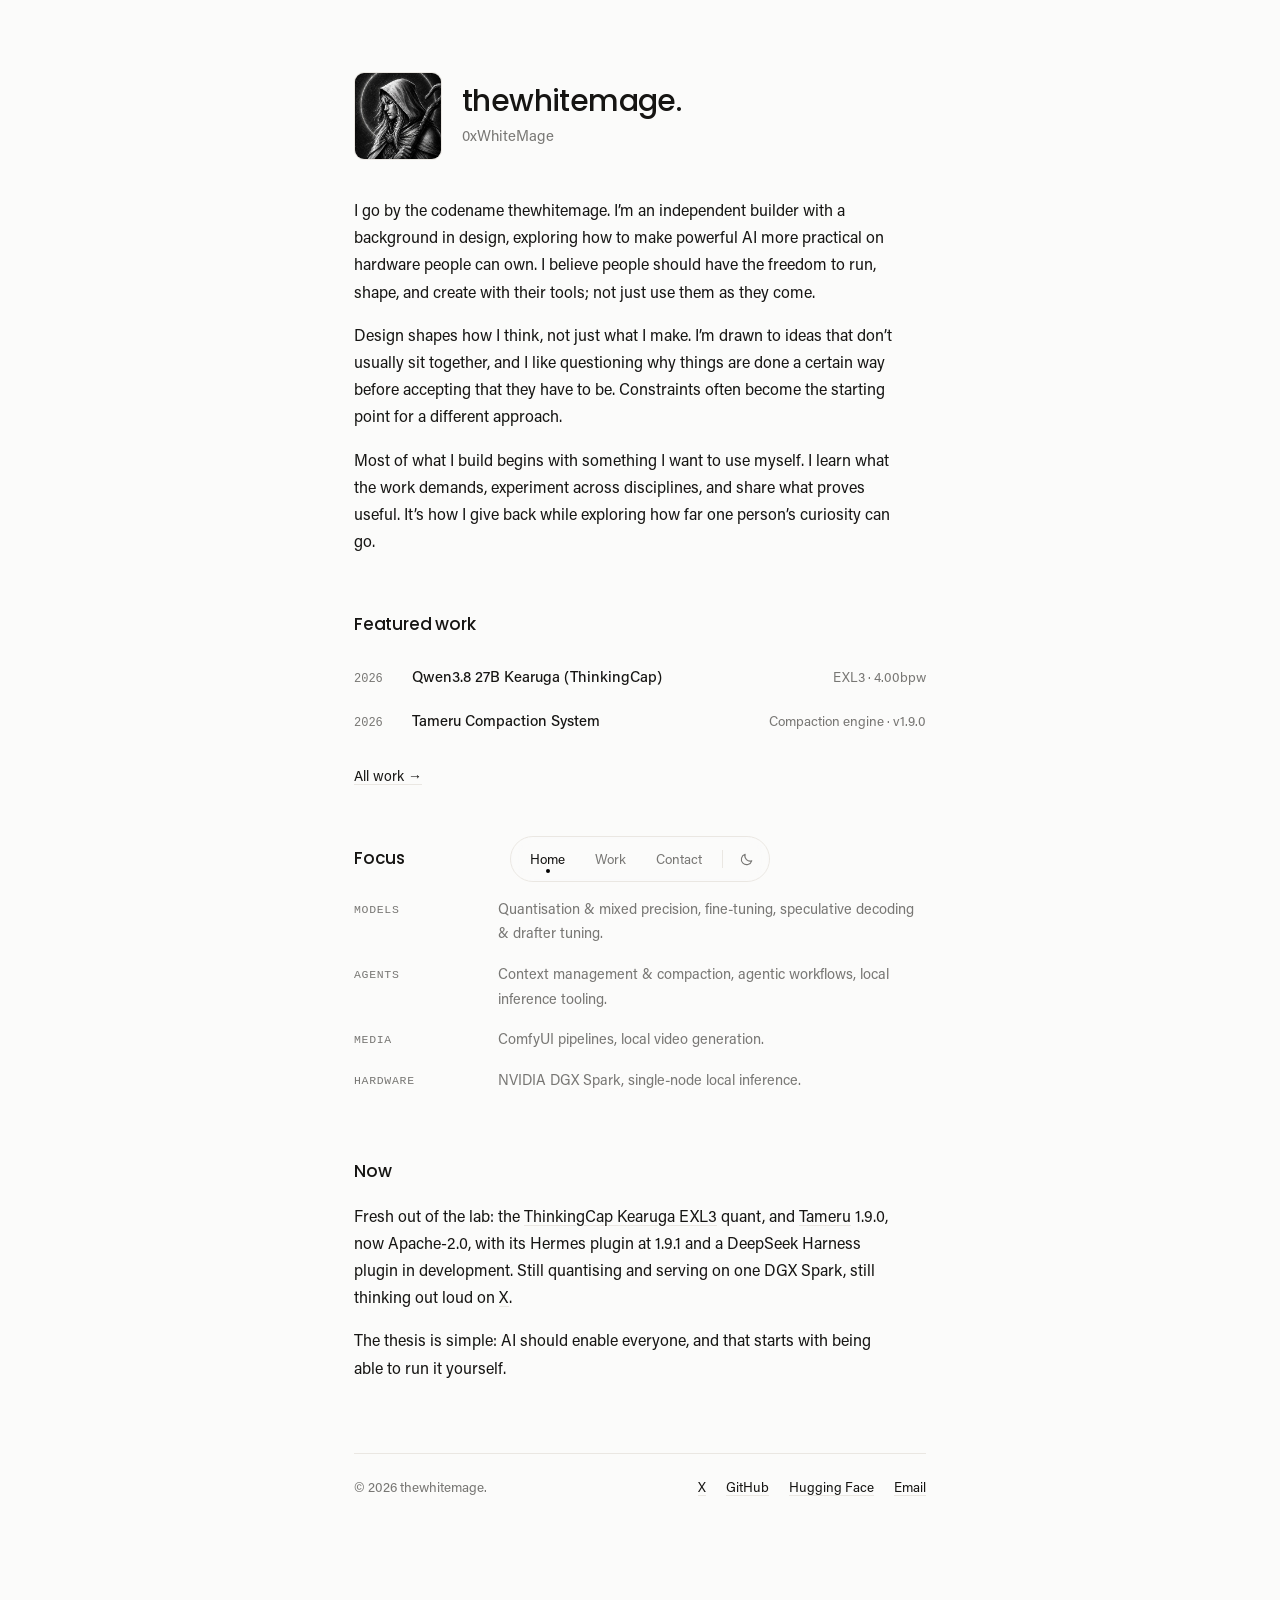
<file: index.html>
<!DOCTYPE html>
<html lang="en">
<head>
  <meta charset="utf-8">
  <meta name="viewport" content="width=device-width, initial-scale=1">
  <title>thewhitemage.</title>
  <meta name="description" content="thewhitemage. · local AI built for a single DGX Spark, released for the community. Quants, context engineering and agent tooling.">
  <meta property="og:title" content="thewhitemage.">
  <meta property="og:description" content="Local AI built for a single DGX Spark, released for the community. Quants, context engineering and agent tooling.">
  <meta property="og:type" content="website">
  <link rel="icon" type="image/x-icon" href="assets/favicon.ico">
  <script>
    (function () {
      var t = localStorage.getItem('theme');
      if (!t) t = window.matchMedia('(prefers-color-scheme: dark)').matches ? 'dark' : 'light';
      document.documentElement.dataset.theme = t;
    })();
  </script>
  <link rel="stylesheet" href="assets/css/style.css">
</head>
<body>
<a class="skip-link" href="#main">Skip to content</a>

<main id="main" class="wrap">

  <header class="head">
    <img class="portrait" src="assets/images/white-mage.jpg" alt="thewhitemage. avatar" width="88" height="88">
    <div>
      <h1>thewhitemage.</h1>
      <p class="role">0xWhiteMage</p>
    </div>
  </header>

  <div class="bio">
    <p class="reveal">I go by the codename thewhitemage. I’m an independent builder with a background in design, exploring how to make powerful AI more practical on hardware people can own. I believe people should have the freedom to run, shape, and create with their tools; not just use them as they come.</p>
    <p class="reveal">Design shapes how I think, not just what I make. I’m drawn to ideas that don’t usually sit together, and I like questioning why things are done a certain way before accepting that they have to be. Constraints often become the starting point for a different approach.</p>
    <p class="reveal">Most of what I build begins with something I want to use myself. I learn what the work demands, experiment across disciplines, and share what proves useful. It’s how I give back while exploring how far one person’s curiosity can go.</p>
  </div>

  <section class="section">
    <h2 class="reveal">Featured work</h2>
    <ul class="rows">
      <li class="reveal">
        <a class="row-link" href="work/thinkingcap-kearuga-exl3.html">
          <span class="row-year">2026</span>
          <span class="row-name">Qwen3.8 27B Kearuga (ThinkingCap)<span class="row-arrow">&rarr;</span></span>
          <span class="row-meta">EXL3 &middot; 4.00bpw</span>
        </a>
      </li>
      <li class="reveal">
        <a class="row-link" href="work/tameru-compaction-system.html">
          <span class="row-year">2026</span>
          <span class="row-name">Tameru Compaction System<span class="row-arrow">&rarr;</span></span>
          <span class="row-meta">Compaction engine &middot; v1.9.0</span>
        </a>
      </li>
    </ul>
    <p class="note reveal"><a class="text-link" href="work.html">All work &rarr;</a></p>
  </section>

  <section class="section">
    <h2 class="reveal">Focus</h2>
    <div class="kv reveal">
      <span class="kv-key">Models</span>
      <span class="kv-val">Quantisation &amp; mixed precision, fine-tuning, speculative decoding &amp; drafter tuning.</span>
    </div>
    <div class="kv reveal">
      <span class="kv-key">Agents</span>
      <span class="kv-val">Context management &amp; compaction, agentic workflows, local inference tooling.</span>
    </div>
    <div class="kv reveal">
      <span class="kv-key">Media</span>
      <span class="kv-val">ComfyUI pipelines, local video generation.</span>
    </div>
    <div class="kv reveal">
      <span class="kv-key">Hardware</span>
      <span class="kv-val">NVIDIA DGX Spark, single-node local inference.</span>
    </div>
  </section>

  <section class="section">
    <h2 class="reveal">Now</h2>
    <div class="bio">
      <p class="reveal">Fresh out of the lab: the <a class="text-link" href="work/thinkingcap-kearuga-exl3.html">ThinkingCap Kearuga EXL3</a> quant, and <a class="text-link" href="work/tameru-compaction-system.html">Tameru</a> 1.9.0, now Apache-2.0, with its Hermes plugin at 1.9.1 and a DeepSeek Harness plugin in development. Still quantising and serving on one DGX Spark, still thinking out loud on <a class="text-link" href="https://x.com/0xWhiteMage" target="_blank" rel="noopener">X</a>.</p>
      <p class="reveal">The thesis is simple: AI should enable everyone, and that starts with being able to run it yourself.</p>
    </div>
  </section>

  <footer class="footer">
    <span>&copy; <span id="year">2026</span> thewhitemage.</span>
    <nav class="footer-links" aria-label="Footer">
      <a class="text-link" href="https://x.com/0xWhiteMage" target="_blank" rel="noopener">X</a>
      <a class="text-link" href="https://github.com/0xWhiteMage" target="_blank" rel="noopener">GitHub</a>
      <a class="text-link" href="https://huggingface.co/0xWhiteMage" target="_blank" rel="noopener">Hugging Face</a>
      <a class="text-link" href="mailto:hello@benjaminang.tv">Email</a>
    </nav>
  </footer>

</main>

<nav class="dock" aria-label="Primary">
  <a href="index.html" aria-current="page">Home</a>
  <a href="work.html">Work</a>
  <a href="contact.html">Contact</a>
  <span class="dock-sep" aria-hidden="true"></span>
  <button id="themeToggle" type="button" aria-label="Toggle light and dark theme" title="Toggle theme">
    <svg class="icon-moon" viewBox="0 0 24 24" fill="none" stroke="currentColor" stroke-width="1.8" stroke-linecap="round" stroke-linejoin="round" aria-hidden="true">
      <path d="M20.4 14.2A8.5 8.5 0 0 1 9.8 3.6a8.5 8.5 0 1 0 10.6 10.6Z"/>
    </svg>
    <svg class="icon-sun" viewBox="0 0 24 24" fill="none" stroke="currentColor" stroke-width="1.8" stroke-linecap="round" aria-hidden="true">
      <circle cx="12" cy="12" r="4.1"/>
      <line x1="12" y1="2.6" x2="12" y2="4.7"/>
      <line x1="12" y1="19.3" x2="12" y2="21.4"/>
      <line x1="2.6" y1="12" x2="4.7" y2="12"/>
      <line x1="19.3" y1="12" x2="21.4" y2="12"/>
      <line x1="5.4" y1="5.4" x2="6.9" y2="6.9"/>
      <line x1="17.1" y1="17.1" x2="18.6" y2="18.6"/>
      <line x1="5.4" y1="18.6" x2="6.9" y2="17.1"/>
      <line x1="17.1" y1="6.9" x2="18.6" y2="5.4"/>
    </svg>
  </button>
</nav>

<script src="assets/js/site.js"></script>
</body>
</html>
</file>
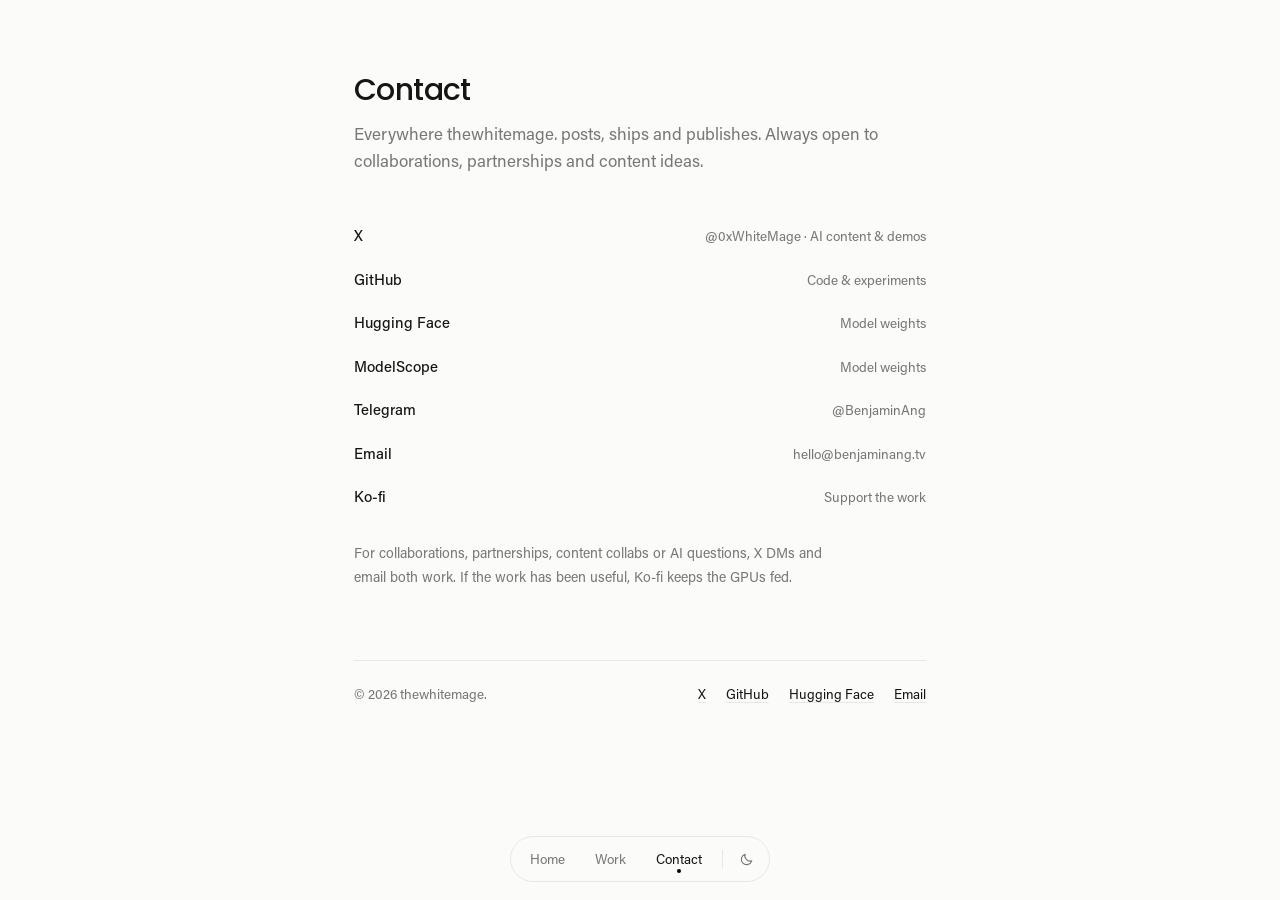
<file: contact.html>
<!DOCTYPE html>
<html lang="en">
<head>
  <meta charset="utf-8">
  <meta name="viewport" content="width=device-width, initial-scale=1">
  <title>Contact · thewhitemage.</title>
  <meta name="description" content="Everywhere thewhitemage. lives: X, GitHub, Hugging Face, ModelScope and email.">
  <meta property="og:title" content="Contact · thewhitemage.">
  <meta property="og:description" content="Everywhere thewhitemage. lives: X, GitHub, Hugging Face, ModelScope and email.">
  <meta property="og:type" content="website">
  <link rel="icon" type="image/x-icon" href="assets/favicon.ico">
  <script>
    (function () {
      var t = localStorage.getItem('theme');
      if (!t) t = window.matchMedia('(prefers-color-scheme: dark)').matches ? 'dark' : 'light';
      document.documentElement.dataset.theme = t;
    })();
  </script>
  <link rel="stylesheet" href="assets/css/style.css">
</head>
<body>
<a class="skip-link" href="#main">Skip to content</a>

<main id="main" class="wrap">

  <header class="page-head">
    <h1 class="reveal">Contact</h1>
    <p class="lede reveal">Everywhere thewhitemage. posts, ships and publishes. Always open to collaborations, partnerships and content ideas.</p>
  </header>

  <section class="section" style="margin-top:0">
    <ul class="rows">
      <li class="reveal">
        <a class="row-link" href="https://x.com/0xWhiteMage" target="_blank" rel="noopener">
          <span class="row-name">X<span class="row-arrow">&nearr;</span></span>
          <span class="row-meta">@0xWhiteMage &middot; AI content &amp; demos</span>
        </a>
      </li>
      <li class="reveal">
        <a class="row-link" href="https://github.com/0xWhiteMage" target="_blank" rel="noopener">
          <span class="row-name">GitHub<span class="row-arrow">&nearr;</span></span>
          <span class="row-meta">Code &amp; experiments</span>
        </a>
      </li>
      <li class="reveal">
        <a class="row-link" href="https://huggingface.co/0xWhiteMage" target="_blank" rel="noopener">
          <span class="row-name">Hugging Face<span class="row-arrow">&nearr;</span></span>
          <span class="row-meta">Model weights</span>
        </a>
      </li>
      <li class="reveal">
        <a class="row-link" href="https://modelscope.ai/organization/WhiteMage" target="_blank" rel="noopener">
          <span class="row-name">ModelScope<span class="row-arrow">&nearr;</span></span>
          <span class="row-meta">Model weights</span>
        </a>
      </li>
      <li class="reveal">
        <a class="row-link" href="https://t.me/BenjaminAng" target="_blank" rel="noopener">
          <span class="row-name">Telegram<span class="row-arrow">&nearr;</span></span>
          <span class="row-meta">@BenjaminAng</span>
        </a>
      </li>
      <li class="reveal">
        <a class="row-link" href="mailto:hello@benjaminang.tv">
          <span class="row-name">Email<span class="row-arrow">&rarr;</span></span>
          <span class="row-meta">hello@benjaminang.tv</span>
        </a>
      </li>
      <li class="reveal">
        <a class="row-link" href="https://ko-fi.com/0xwhitemage" target="_blank" rel="noopener">
          <span class="row-name">Ko-fi<span class="row-arrow">&nearr;</span></span>
          <span class="row-meta">Support the work</span>
        </a>
      </li>
    </ul>
    <p class="note reveal">For collaborations, partnerships, content collabs or AI questions, X DMs and email both work. If the work has been useful, Ko-fi keeps the GPUs fed.</p>
  </section>

  <footer class="footer">
    <span>&copy; <span id="year">2026</span> thewhitemage.</span>
    <nav class="footer-links" aria-label="Footer">
      <a class="text-link" href="https://x.com/0xWhiteMage" target="_blank" rel="noopener">X</a>
      <a class="text-link" href="https://github.com/0xWhiteMage" target="_blank" rel="noopener">GitHub</a>
      <a class="text-link" href="https://huggingface.co/0xWhiteMage" target="_blank" rel="noopener">Hugging Face</a>
      <a class="text-link" href="mailto:hello@benjaminang.tv">Email</a>
    </nav>
  </footer>

</main>

<nav class="dock" aria-label="Primary">
  <a href="index.html">Home</a>
  <a href="work.html">Work</a>
  <a href="contact.html" aria-current="page">Contact</a>
  <span class="dock-sep" aria-hidden="true"></span>
  <button id="themeToggle" type="button" aria-label="Toggle light and dark theme" title="Toggle theme">
    <svg class="icon-moon" viewBox="0 0 24 24" fill="none" stroke="currentColor" stroke-width="1.8" stroke-linecap="round" stroke-linejoin="round" aria-hidden="true">
      <path d="M20.4 14.2A8.5 8.5 0 0 1 9.8 3.6a8.5 8.5 0 1 0 10.6 10.6Z"/>
    </svg>
    <svg class="icon-sun" viewBox="0 0 24 24" fill="none" stroke="currentColor" stroke-width="1.8" stroke-linecap="round" aria-hidden="true">
      <circle cx="12" cy="12" r="4.1"/>
      <line x1="12" y1="2.6" x2="12" y2="4.7"/>
      <line x1="12" y1="19.3" x2="12" y2="21.4"/>
      <line x1="2.6" y1="12" x2="4.7" y2="12"/>
      <line x1="19.3" y1="12" x2="21.4" y2="12"/>
      <line x1="5.4" y1="5.4" x2="6.9" y2="6.9"/>
      <line x1="17.1" y1="17.1" x2="18.6" y2="18.6"/>
      <line x1="5.4" y1="18.6" x2="6.9" y2="17.1"/>
      <line x1="17.1" y1="6.9" x2="18.6" y2="5.4"/>
    </svg>
  </button>
</nav>

<script src="assets/js/site.js"></script>
</body>
</html>
</file>
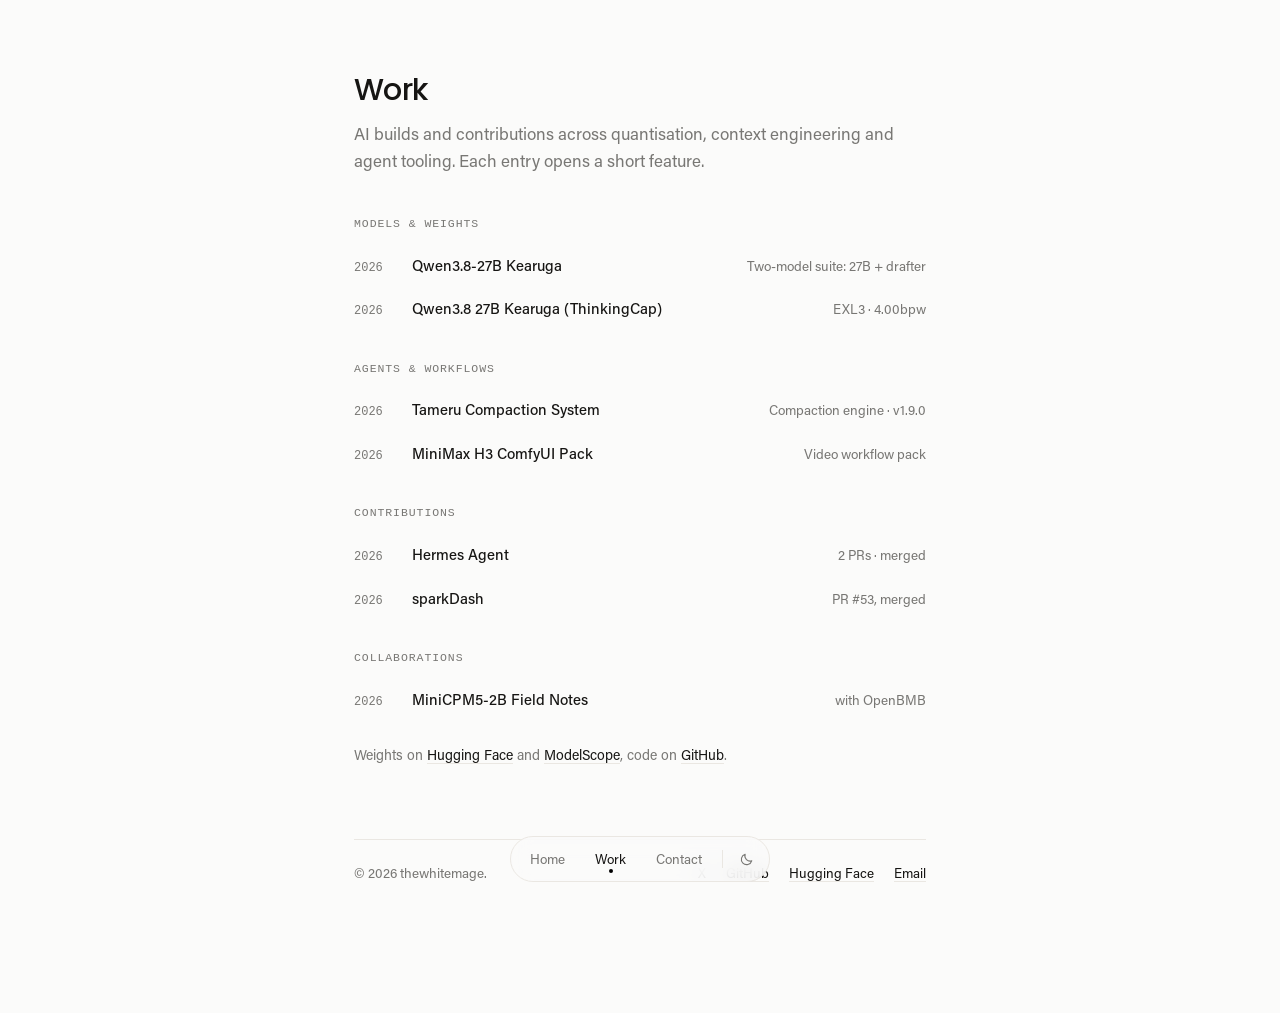
<file: work.html>
<!DOCTYPE html>
<html lang="en">
<head>
  <meta charset="utf-8">
  <meta name="viewport" content="width=device-width, initial-scale=1">
  <title>Work · thewhitemage.</title>
  <meta name="description" content="AI builds and contributions: quantised models, context compaction, agent tooling and local inference. Each entry opens a short feature.">
  <meta property="og:title" content="Work · thewhitemage.">
  <meta property="og:description" content="AI builds and contributions: quantised models, context compaction, agent tooling and local inference.">
  <meta property="og:type" content="website">
  <link rel="icon" type="image/x-icon" href="assets/favicon.ico">
  <script>
    (function () {
      var t = localStorage.getItem('theme');
      if (!t) t = window.matchMedia('(prefers-color-scheme: dark)').matches ? 'dark' : 'light';
      document.documentElement.dataset.theme = t;
    })();
  </script>
  <link rel="stylesheet" href="assets/css/style.css">
</head>
<body>
<a class="skip-link" href="#main">Skip to content</a>

<main id="main" class="wrap">

  <header class="page-head">
    <h1 class="reveal">Work</h1>
    <p class="lede reveal">AI builds and contributions across quantisation, context engineering and agent tooling. Each entry opens a short feature.</p>
  </header>

  <section class="section" style="margin-top:0">
    <h3 class="group-label reveal">Models &amp; weights</h3>
    <ul class="rows">
      <li class="reveal">
        <a class="row-link" href="work/qwen-kearuga-dgx-spark.html">
          <span class="row-year">2026</span>
          <span class="row-name">Qwen3.8-27B Kearuga<span class="row-arrow">&rarr;</span></span>
          <span class="row-meta">Two-model suite: 27B + drafter</span>
        </a>
      </li>
      <li class="reveal">
        <a class="row-link" href="work/thinkingcap-kearuga-exl3.html">
          <span class="row-year">2026</span>
          <span class="row-name">Qwen3.8 27B Kearuga (ThinkingCap)<span class="row-arrow">&rarr;</span></span>
          <span class="row-meta">EXL3 &middot; 4.00bpw</span>
        </a>
      </li>
    </ul>

    <h3 class="group-label reveal">Agents &amp; workflows</h3>
    <ul class="rows">
      <li class="reveal">
        <a class="row-link" href="work/tameru-compaction-system.html">
          <span class="row-year">2026</span>
          <span class="row-name">Tameru Compaction System<span class="row-arrow">&rarr;</span></span>
          <span class="row-meta">Compaction engine &middot; v1.9.0</span>
        </a>
      </li>
      <li class="reveal">
        <a class="row-link" href="work/minimax-h3-comfyui-pack.html">
          <span class="row-year">2026</span>
          <span class="row-name">MiniMax H3 ComfyUI Pack<span class="row-arrow">&rarr;</span></span>
          <span class="row-meta">Video workflow pack</span>
        </a>
      </li>
    </ul>

    <h3 class="group-label reveal">Contributions</h3>
    <ul class="rows">
      <li class="reveal">
        <a class="row-link" href="work/hermes-agent.html">
          <span class="row-year">2026</span>
          <span class="row-name">Hermes Agent<span class="row-arrow">&rarr;</span></span>
          <span class="row-meta">2 PRs &middot; merged</span>
        </a>
      </li>
      <li class="reveal">
        <a class="row-link" href="work/sparkdash.html">
          <span class="row-year">2026</span>
          <span class="row-name">sparkDash<span class="row-arrow">&rarr;</span></span>
          <span class="row-meta">PR #53, merged</span>
        </a>
      </li>
    </ul>

    <h3 class="group-label reveal">Collaborations</h3>
    <ul class="rows">
      <li class="reveal">
        <a class="row-link" href="work/minicpm5-field-notes.html">
          <span class="row-year">2026</span>
          <span class="row-name">MiniCPM5-2B Field Notes<span class="row-arrow">&rarr;</span></span>
          <span class="row-meta">with OpenBMB</span>
        </a>
      </li>
    </ul>

    <p class="note reveal">Weights on <a class="text-link" href="https://huggingface.co/0xWhiteMage" target="_blank" rel="noopener">Hugging Face</a> and <a class="text-link" href="https://modelscope.ai/organization/WhiteMage" target="_blank" rel="noopener">ModelScope</a>, code on <a class="text-link" href="https://github.com/0xWhiteMage" target="_blank" rel="noopener">GitHub</a>.</p>
  </section>

  <footer class="footer">
    <span>&copy; <span id="year">2026</span> thewhitemage.</span>
    <nav class="footer-links" aria-label="Footer">
      <a class="text-link" href="https://x.com/0xWhiteMage" target="_blank" rel="noopener">X</a>
      <a class="text-link" href="https://github.com/0xWhiteMage" target="_blank" rel="noopener">GitHub</a>
      <a class="text-link" href="https://huggingface.co/0xWhiteMage" target="_blank" rel="noopener">Hugging Face</a>
      <a class="text-link" href="mailto:hello@benjaminang.tv">Email</a>
    </nav>
  </footer>

</main>

<nav class="dock" aria-label="Primary">
  <a href="index.html">Home</a>
  <a href="work.html" aria-current="page">Work</a>
  <a href="contact.html">Contact</a>
  <span class="dock-sep" aria-hidden="true"></span>
  <button id="themeToggle" type="button" aria-label="Toggle light and dark theme" title="Toggle theme">
    <svg class="icon-moon" viewBox="0 0 24 24" fill="none" stroke="currentColor" stroke-width="1.8" stroke-linecap="round" stroke-linejoin="round" aria-hidden="true">
      <path d="M20.4 14.2A8.5 8.5 0 0 1 9.8 3.6a8.5 8.5 0 1 0 10.6 10.6Z"/>
    </svg>
    <svg class="icon-sun" viewBox="0 0 24 24" fill="none" stroke="currentColor" stroke-width="1.8" stroke-linecap="round" aria-hidden="true">
      <circle cx="12" cy="12" r="4.1"/>
      <line x1="12" y1="2.6" x2="12" y2="4.7"/>
      <line x1="12" y1="19.3" x2="12" y2="21.4"/>
      <line x1="2.6" y1="12" x2="4.7" y2="12"/>
      <line x1="19.3" y1="12" x2="21.4" y2="12"/>
      <line x1="5.4" y1="5.4" x2="6.9" y2="6.9"/>
      <line x1="17.1" y1="17.1" x2="18.6" y2="18.6"/>
      <line x1="5.4" y1="18.6" x2="6.9" y2="17.1"/>
      <line x1="17.1" y1="6.9" x2="18.6" y2="5.4"/>
    </svg>
  </button>
</nav>

<script src="assets/js/site.js"></script>
</body>
</html>
</file>
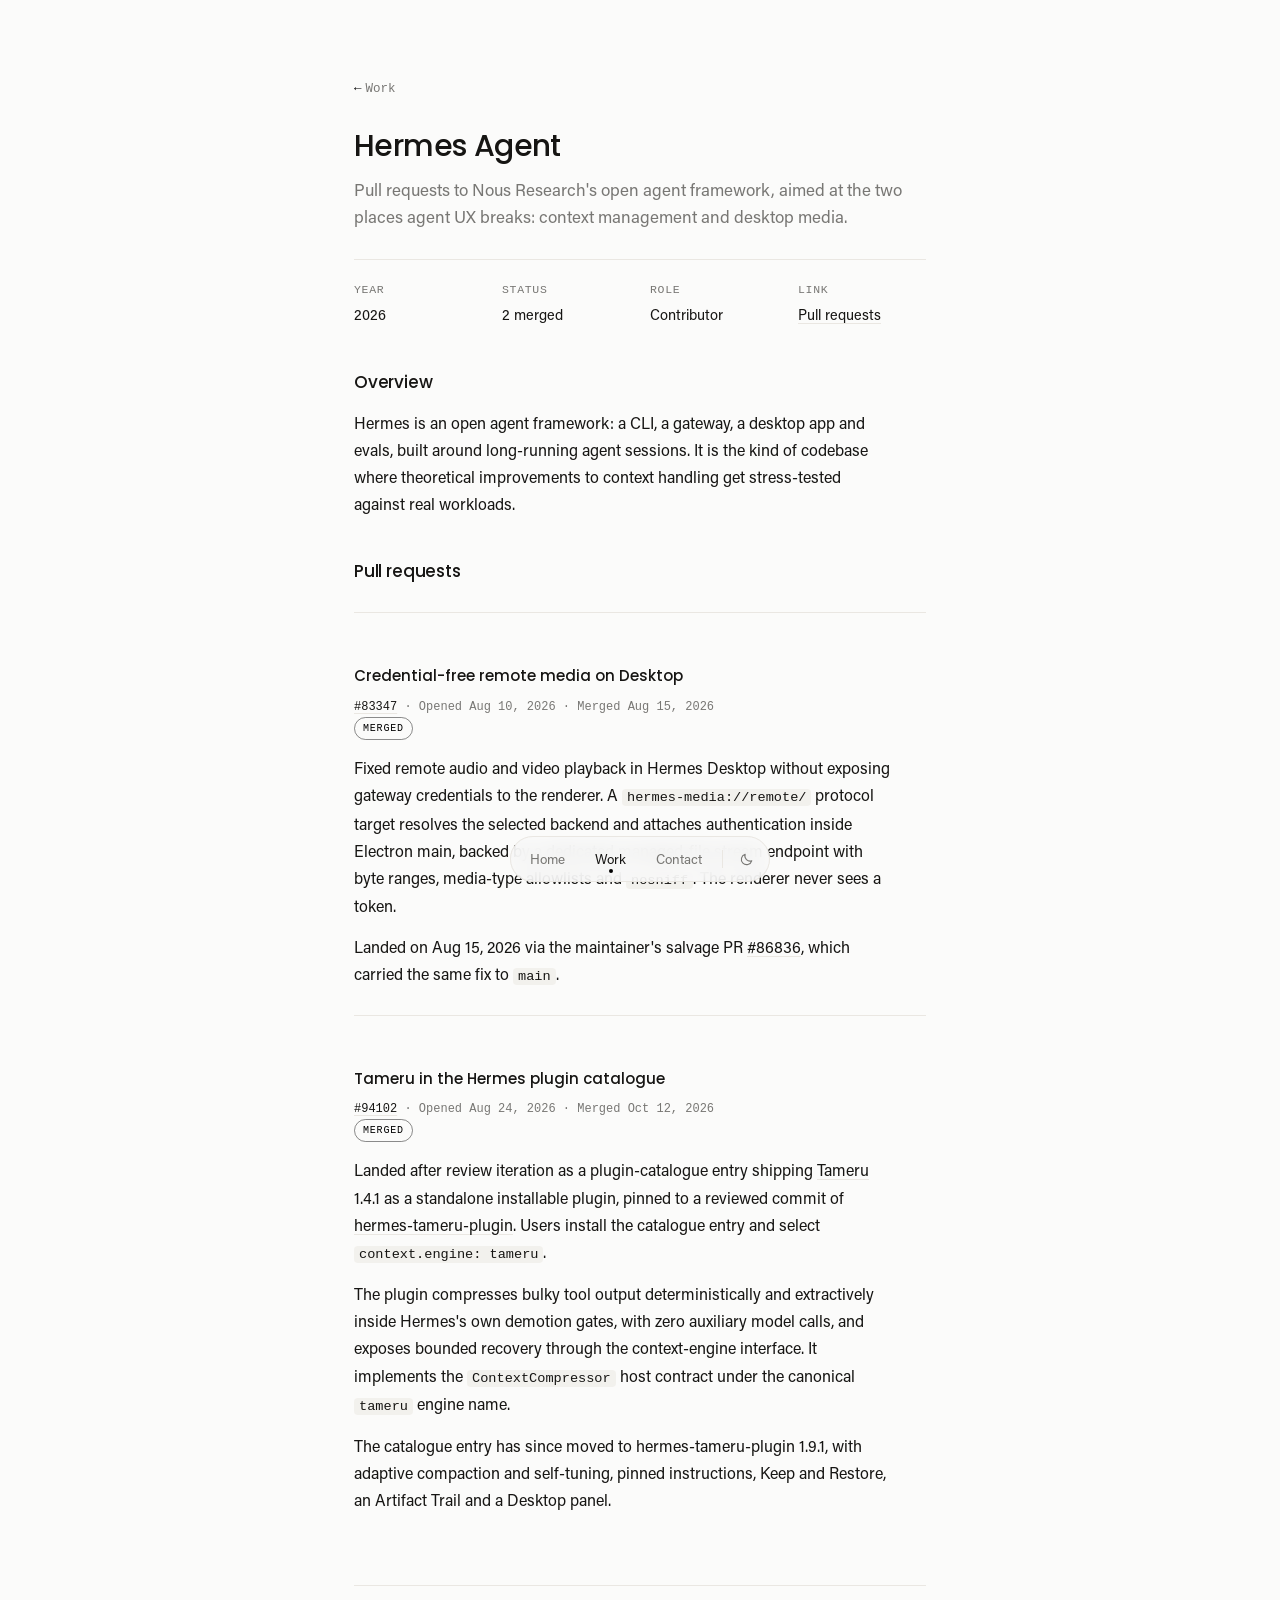
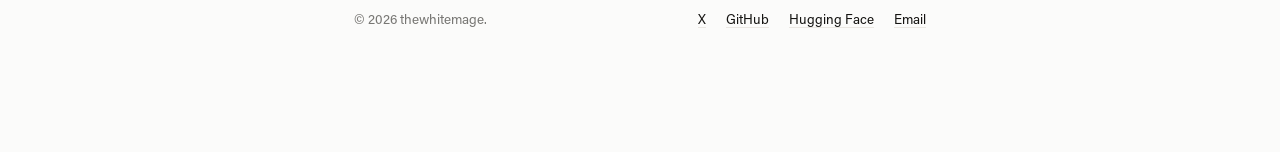
<file: work/hermes-agent.html>
<!DOCTYPE html>
<html lang="en">
<head>
  <meta charset="utf-8">
  <meta name="viewport" content="width=device-width, initial-scale=1">
  <title>Hermes Agent · thewhitemage.</title>
  <meta name="description" content="Pull requests to Nous Research's open agent framework: a deterministic compaction plugin and credential-free remote media on desktop.">
  <link rel="icon" type="image/x-icon" href="../assets/favicon.ico">
  <script>
    (function () {
      var t = localStorage.getItem('theme');
      if (!t) t = window.matchMedia('(prefers-color-scheme: dark)').matches ? 'dark' : 'light';
      document.documentElement.dataset.theme = t;
    })();
  </script>
  <link rel="stylesheet" href="../assets/css/style.css">
</head>
<body>
<a class="skip-link" href="#main">Skip to content</a>

<main id="main" class="wrap">

  <a class="back reveal" href="../work.html"><span class="b-arrow">&larr;</span>Work</a>

  <header class="page-head">
    <h1 class="reveal">Hermes Agent</h1>
    <p class="lede reveal">Pull requests to Nous Research's open agent framework, aimed at the two places agent UX breaks: context management and desktop media.</p>
    <dl class="meta reveal">
      <div><dt>Year</dt><dd>2026</dd></div>
      <div><dt>Status</dt><dd>2 merged</dd></div>
      <div><dt>Role</dt><dd>Contributor</dd></div>
      <div><dt>Link</dt><dd><a class="text-link" href="https://github.com/NousResearch/hermes-agent/pulls?q=is%3Apr+author%3A0xWhiteMage" target="_blank" rel="noopener">Pull requests</a></dd></div>
    </dl>
  </header>

  <div class="article">
    <h2 class="reveal">Overview</h2>
    <p class="reveal">Hermes is an open agent framework: a CLI, a gateway, a desktop app and evals, built around long-running agent sessions. It is the kind of codebase where theoretical improvements to context handling get stress-tested against real workloads.</p>

    <h2 class="reveal">Pull requests</h2>

    <div class="pr reveal">
      <h3>Credential-free remote media on Desktop</h3>
      <p class="pr-line"><a class="text-link" href="https://github.com/NousResearch/hermes-agent/pull/83347" target="_blank" rel="noopener">#83347</a> &middot; Opened Aug 10, 2026 &middot; Merged Aug 15, 2026 &nbsp;<span class="pr-status is-merged">Merged</span></p>
      <p>Fixed remote audio and video playback in Hermes Desktop without exposing gateway credentials to the renderer. A <code>hermes-media://remote/</code> protocol target resolves the selected backend and attaches authentication inside Electron main, backed by a dedicated managed-file stream endpoint with byte ranges, media-type allowlists and <code>nosniff</code>. The renderer never sees a token.</p>
      <p>Landed on Aug 15, 2026 via the maintainer's salvage PR <a class="text-link" href="https://github.com/NousResearch/hermes-agent/pull/86836" target="_blank" rel="noopener">#86836</a>, which carried the same fix to <code>main</code>.</p>
    </div>

    <div class="pr reveal">
      <h3>Tameru in the Hermes plugin catalogue</h3>
      <p class="pr-line"><a class="text-link" href="https://github.com/NousResearch/hermes-agent/pull/94102" target="_blank" rel="noopener">#94102</a> &middot; Opened Aug 24, 2026 &middot; Merged Oct 12, 2026 &nbsp;<span class="pr-status is-merged">Merged</span></p>
      <p>Landed after review iteration as a plugin-catalogue entry shipping <a class="text-link" href="tameru-compaction-system.html">Tameru</a> 1.4.1 as a standalone installable plugin, pinned to a reviewed commit of <a class="text-link" href="https://github.com/0xWhiteMage/hermes-tameru-plugin" target="_blank" rel="noopener">hermes-tameru-plugin</a>. Users install the catalogue entry and select <code>context.engine: tameru</code>.</p>
      <p>The plugin compresses bulky tool output deterministically and extractively inside Hermes's own demotion gates, with zero auxiliary model calls, and exposes bounded recovery through the context-engine interface. It implements the <code>ContextCompressor</code> host contract under the canonical <code>tameru</code> engine name.</p>
      <p>The catalogue entry has since moved to hermes-tameru-plugin 1.9.1, with adaptive compaction and self-tuning, pinned instructions, Keep and Restore, an Artifact Trail and a Desktop panel.</p>
    </div>
  </div>

  <footer class="footer">
    <span>&copy; <span id="year">2026</span> thewhitemage.</span>
    <nav class="footer-links" aria-label="Footer">
      <a class="text-link" href="https://x.com/0xWhiteMage" target="_blank" rel="noopener">X</a>
      <a class="text-link" href="https://github.com/0xWhiteMage" target="_blank" rel="noopener">GitHub</a>
      <a class="text-link" href="https://huggingface.co/0xWhiteMage" target="_blank" rel="noopener">Hugging Face</a>
      <a class="text-link" href="mailto:hello@benjaminang.tv">Email</a>
    </nav>
  </footer>

</main>

<nav class="dock" aria-label="Primary">
  <a href="../index.html">Home</a>
  <a href="../work.html" aria-current="page">Work</a>
  <a href="../contact.html">Contact</a>
  <span class="dock-sep" aria-hidden="true"></span>
  <button id="themeToggle" type="button" aria-label="Toggle light and dark theme" title="Toggle theme">
    <svg class="icon-moon" viewBox="0 0 24 24" fill="none" stroke="currentColor" stroke-width="1.8" stroke-linecap="round" stroke-linejoin="round" aria-hidden="true">
      <path d="M20.4 14.2A8.5 8.5 0 0 1 9.8 3.6a8.5 8.5 0 1 0 10.6 10.6Z"/>
    </svg>
    <svg class="icon-sun" viewBox="0 0 24 24" fill="none" stroke="currentColor" stroke-width="1.8" stroke-linecap="round" aria-hidden="true">
      <circle cx="12" cy="12" r="4.1"/>
      <line x1="12" y1="2.6" x2="12" y2="4.7"/>
      <line x1="12" y1="19.3" x2="12" y2="21.4"/>
      <line x1="2.6" y1="12" x2="4.7" y2="12"/>
      <line x1="19.3" y1="12" x2="21.4" y2="12"/>
      <line x1="5.4" y1="5.4" x2="6.9" y2="6.9"/>
      <line x1="17.1" y1="17.1" x2="18.6" y2="18.6"/>
      <line x1="5.4" y1="18.6" x2="6.9" y2="17.1"/>
      <line x1="17.1" y1="6.9" x2="18.6" y2="5.4"/>
    </svg>
  </button>
</nav>

<script src="../assets/js/site.js"></script>
</body>
</html>
</file>
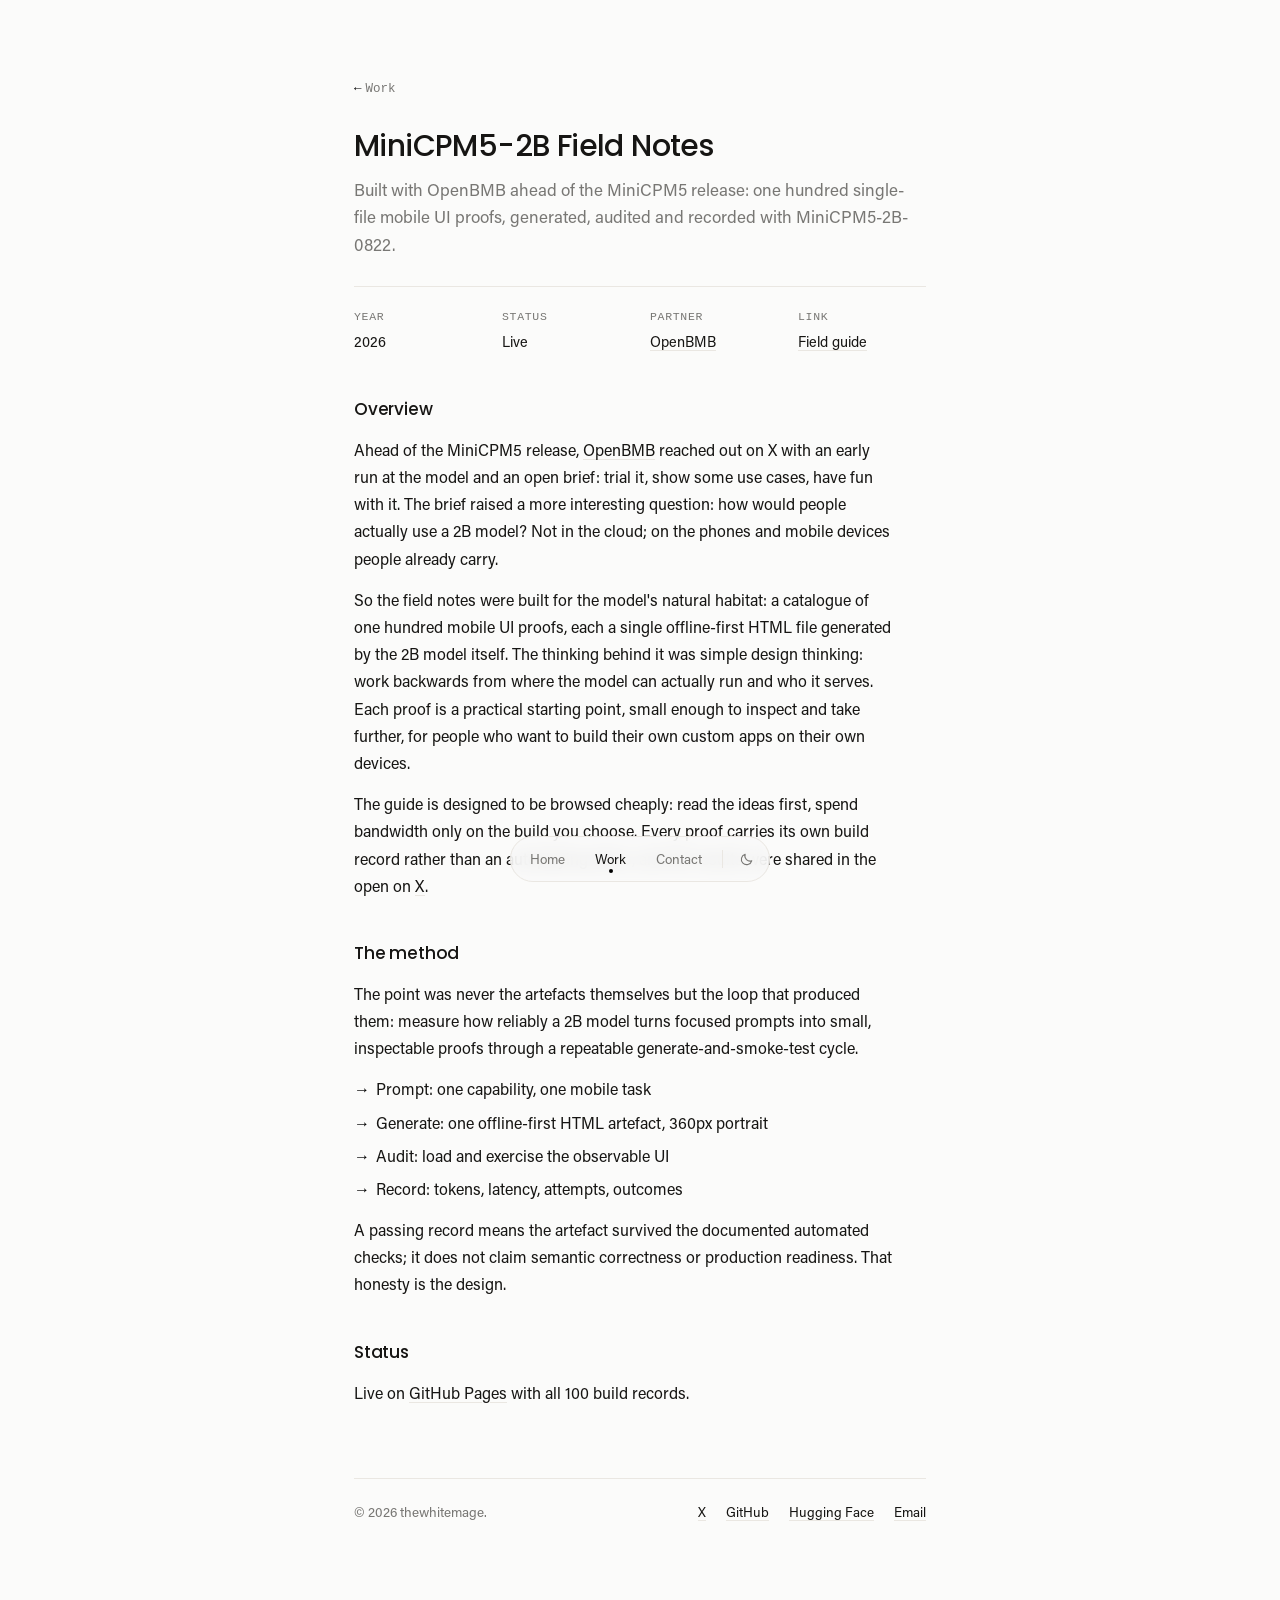
<file: work/minicpm5-field-notes.html>
<!DOCTYPE html>
<html lang="en">
<head>
  <meta charset="utf-8">
  <meta name="viewport" content="width=device-width, initial-scale=1">
  <title>MiniCPM5-2B Field Notes · thewhitemage.</title>
  <meta name="description" content="A small-model field guide: one hundred single-file mobile UI proofs generated, audited and recorded with MiniCPM5-2B-0822.">
  <link rel="icon" type="image/x-icon" href="../assets/favicon.ico">
  <script>
    (function () {
      var t = localStorage.getItem('theme');
      if (!t) t = window.matchMedia('(prefers-color-scheme: dark)').matches ? 'dark' : 'light';
      document.documentElement.dataset.theme = t;
    })();
  </script>
  <link rel="stylesheet" href="../assets/css/style.css">
</head>
<body>
<a class="skip-link" href="#main">Skip to content</a>

<main id="main" class="wrap">

  <a class="back reveal" href="../work.html"><span class="b-arrow">&larr;</span>Work</a>

  <header class="page-head">
    <h1 class="reveal">MiniCPM5-2B Field Notes</h1>
    <p class="lede reveal">Built with OpenBMB ahead of the MiniCPM5 release: one hundred single-file mobile UI proofs, generated, audited and recorded with MiniCPM5-2B-0822.</p>
    <dl class="meta reveal">
      <div><dt>Year</dt><dd>2026</dd></div>
      <div><dt>Status</dt><dd>Live</dd></div>
      <div><dt>Partner</dt><dd><a class="text-link" href="https://github.com/OpenBMB" target="_blank" rel="noopener">OpenBMB</a></dd></div>
      <div><dt>Link</dt><dd><a class="text-link" href="https://0xwhitemage.github.io/MiniCPM5-2B-0822-Exp" target="_blank" rel="noopener">Field guide</a></dd></div>
    </dl>
  </header>

  <div class="article">
    <h2 class="reveal">Overview</h2>
    <p class="reveal">Ahead of the MiniCPM5 release, <a class="text-link" href="https://github.com/OpenBMB" target="_blank" rel="noopener">OpenBMB</a> reached out on X with an early run at the model and an open brief: trial it, show some use cases, have fun with it. The brief raised a more interesting question: how would people actually use a 2B model? Not in the cloud; on the phones and mobile devices people already carry.</p>
    <p class="reveal">So the field notes were built for the model's natural habitat: a catalogue of one hundred mobile UI proofs, each a single offline-first HTML file generated by the 2B model itself. The thinking behind it was simple design thinking: work backwards from where the model can actually run and who it serves. Each proof is a practical starting point, small enough to inspect and take further, for people who want to build their own custom apps on their own devices.</p>
    <p class="reveal">The guide is designed to be browsed cheaply: read the ideas first, spend bandwidth only on the build you choose. Every proof carries its own build record rather than an autoplaying demo, and the results were shared in the open on <a class="text-link" href="https://x.com/0xWhiteMage" target="_blank" rel="noopener">X</a>.</p>

    <h2 class="reveal">The method</h2>
    <p class="reveal">The point was never the artefacts themselves but the loop that produced them: measure how reliably a 2B model turns focused prompts into small, inspectable proofs through a repeatable generate-and-smoke-test cycle.</p>
    <ul class="reveal">
      <li>Prompt: one capability, one mobile task</li>
      <li>Generate: one offline-first HTML artefact, 360px portrait</li>
      <li>Audit: load and exercise the observable UI</li>
      <li>Record: tokens, latency, attempts, outcomes</li>
    </ul>
    <p class="reveal">A passing record means the artefact survived the documented automated checks; it does not claim semantic correctness or production readiness. That honesty is the design.</p>

    <h2 class="reveal">Status</h2>
    <p class="reveal">Live on <a class="text-link" href="https://0xwhitemage.github.io/MiniCPM5-2B-0822-Exp" target="_blank" rel="noopener">GitHub Pages</a> with all 100 build records.</p>
  </div>

  <footer class="footer">
    <span>&copy; <span id="year">2026</span> thewhitemage.</span>
    <nav class="footer-links" aria-label="Footer">
      <a class="text-link" href="https://x.com/0xWhiteMage" target="_blank" rel="noopener">X</a>
      <a class="text-link" href="https://github.com/0xWhiteMage" target="_blank" rel="noopener">GitHub</a>
      <a class="text-link" href="https://huggingface.co/0xWhiteMage" target="_blank" rel="noopener">Hugging Face</a>
      <a class="text-link" href="mailto:hello@benjaminang.tv">Email</a>
    </nav>
  </footer>

</main>

<nav class="dock" aria-label="Primary">
  <a href="../index.html">Home</a>
  <a href="../work.html" aria-current="page">Work</a>
  <a href="../contact.html">Contact</a>
  <span class="dock-sep" aria-hidden="true"></span>
  <button id="themeToggle" type="button" aria-label="Toggle light and dark theme" title="Toggle theme">
    <svg class="icon-moon" viewBox="0 0 24 24" fill="none" stroke="currentColor" stroke-width="1.8" stroke-linecap="round" stroke-linejoin="round" aria-hidden="true">
      <path d="M20.4 14.2A8.5 8.5 0 0 1 9.8 3.6a8.5 8.5 0 1 0 10.6 10.6Z"/>
    </svg>
    <svg class="icon-sun" viewBox="0 0 24 24" fill="none" stroke="currentColor" stroke-width="1.8" stroke-linecap="round" aria-hidden="true">
      <circle cx="12" cy="12" r="4.1"/>
      <line x1="12" y1="2.6" x2="12" y2="4.7"/>
      <line x1="12" y1="19.3" x2="12" y2="21.4"/>
      <line x1="2.6" y1="12" x2="4.7" y2="12"/>
      <line x1="19.3" y1="12" x2="21.4" y2="12"/>
      <line x1="5.4" y1="5.4" x2="6.9" y2="6.9"/>
      <line x1="17.1" y1="17.1" x2="18.6" y2="18.6"/>
      <line x1="5.4" y1="18.6" x2="6.9" y2="17.1"/>
      <line x1="17.1" y1="6.9" x2="18.6" y2="5.4"/>
    </svg>
  </button>
</nav>

<script src="../assets/js/site.js"></script>
</body>
</html>
</file>
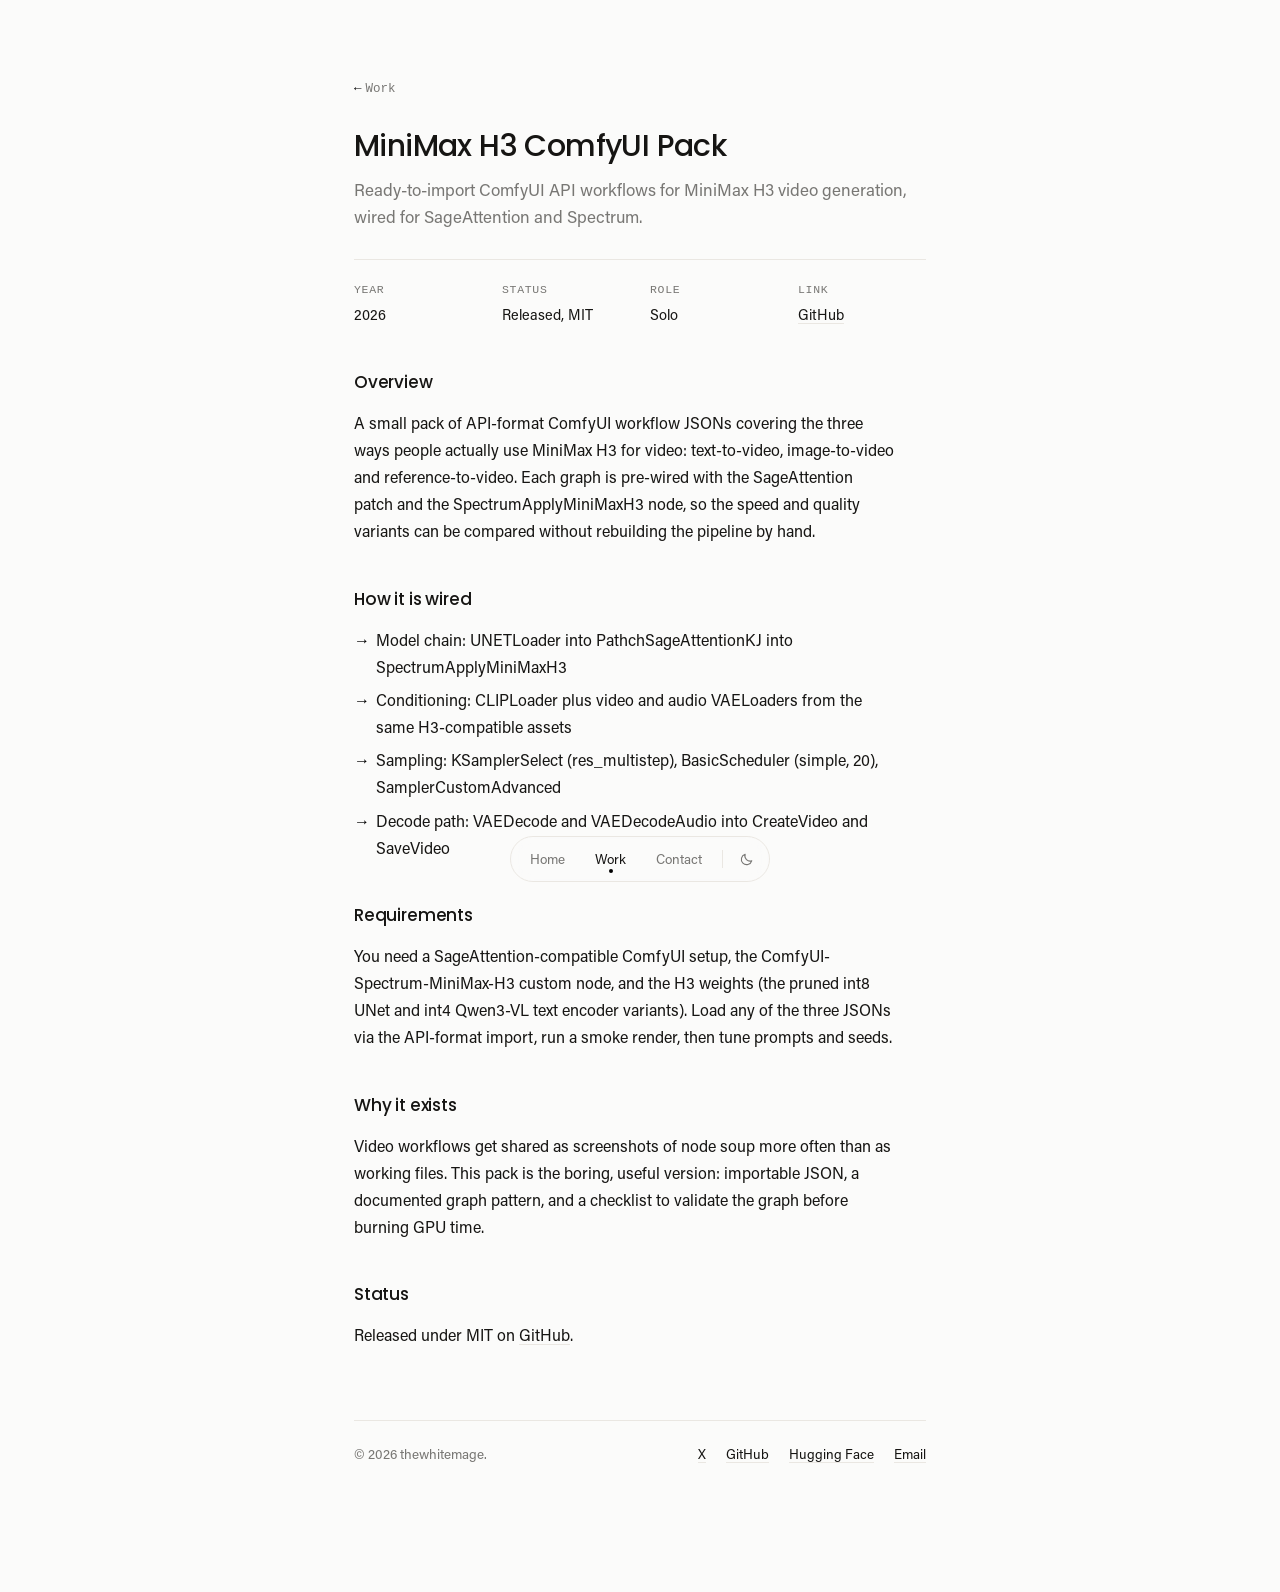
<file: work/minimax-h3-comfyui-pack.html>
<!DOCTYPE html>
<html lang="en">
<head>
  <meta charset="utf-8">
  <meta name="viewport" content="width=device-width, initial-scale=1">
  <title>MiniMax H3 ComfyUI Pack · thewhitemage.</title>
  <meta name="description" content="Ready-to-import ComfyUI API workflows for MiniMax H3 video generation, wired for SageAttention and Spectrum.">
  <link rel="icon" type="image/x-icon" href="../assets/favicon.ico">
  <script>
    (function () {
      var t = localStorage.getItem('theme');
      if (!t) t = window.matchMedia('(prefers-color-scheme: dark)').matches ? 'dark' : 'light';
      document.documentElement.dataset.theme = t;
    })();
  </script>
  <link rel="stylesheet" href="../assets/css/style.css">
</head>
<body>
<a class="skip-link" href="#main">Skip to content</a>

<main id="main" class="wrap">

  <a class="back reveal" href="../work.html"><span class="b-arrow">&larr;</span>Work</a>

  <header class="page-head">
    <h1 class="reveal">MiniMax H3 ComfyUI Pack</h1>
    <p class="lede reveal">Ready-to-import ComfyUI API workflows for MiniMax H3 video generation, wired for SageAttention and Spectrum.</p>
    <dl class="meta reveal">
      <div><dt>Year</dt><dd>2026</dd></div>
      <div><dt>Status</dt><dd>Released, MIT</dd></div>
      <div><dt>Role</dt><dd>Solo</dd></div>
      <div><dt>Link</dt><dd><a class="text-link" href="https://github.com/0xWhiteMage/Minimax-H3_ComfyUI-SageAttention-Spectrum" target="_blank" rel="noopener">GitHub</a></dd></div>
    </dl>
  </header>

  <div class="article">
    <h2 class="reveal">Overview</h2>
    <p class="reveal">A small pack of API-format ComfyUI workflow JSONs covering the three ways people actually use MiniMax H3 for video: text-to-video, image-to-video and reference-to-video. Each graph is pre-wired with the SageAttention patch and the SpectrumApplyMiniMaxH3 node, so the speed and quality variants can be compared without rebuilding the pipeline by hand.</p>

    <h2 class="reveal">How it is wired</h2>
    <ul class="reveal">
      <li>Model chain: UNETLoader into PathchSageAttentionKJ into SpectrumApplyMiniMaxH3</li>
      <li>Conditioning: CLIPLoader plus video and audio VAELoaders from the same H3-compatible assets</li>
      <li>Sampling: KSamplerSelect (res_multistep), BasicScheduler (simple, 20), SamplerCustomAdvanced</li>
      <li>Decode path: VAEDecode and VAEDecodeAudio into CreateVideo and SaveVideo</li>
    </ul>

    <h2 class="reveal">Requirements</h2>
    <p class="reveal">You need a SageAttention-compatible ComfyUI setup, the ComfyUI-Spectrum-MiniMax-H3 custom node, and the H3 weights (the pruned int8 UNet and int4 Qwen3-VL text encoder variants). Load any of the three JSONs via the API-format import, run a smoke render, then tune prompts and seeds.</p>

    <h2 class="reveal">Why it exists</h2>
    <p class="reveal">Video workflows get shared as screenshots of node soup more often than as working files. This pack is the boring, useful version: importable JSON, a documented graph pattern, and a checklist to validate the graph before burning GPU time.</p>

    <h2 class="reveal">Status</h2>
    <p class="reveal">Released under MIT on <a class="text-link" href="https://github.com/0xWhiteMage/Minimax-H3_ComfyUI-SageAttention-Spectrum" target="_blank" rel="noopener">GitHub</a>.</p>
  </div>

  <footer class="footer">
    <span>&copy; <span id="year">2026</span> thewhitemage.</span>
    <nav class="footer-links" aria-label="Footer">
      <a class="text-link" href="https://x.com/0xWhiteMage" target="_blank" rel="noopener">X</a>
      <a class="text-link" href="https://github.com/0xWhiteMage" target="_blank" rel="noopener">GitHub</a>
      <a class="text-link" href="https://huggingface.co/0xWhiteMage" target="_blank" rel="noopener">Hugging Face</a>
      <a class="text-link" href="mailto:hello@benjaminang.tv">Email</a>
    </nav>
  </footer>

</main>

<nav class="dock" aria-label="Primary">
  <a href="../index.html">Home</a>
  <a href="../work.html" aria-current="page">Work</a>
  <a href="../contact.html">Contact</a>
  <span class="dock-sep" aria-hidden="true"></span>
  <button id="themeToggle" type="button" aria-label="Toggle light and dark theme" title="Toggle theme">
    <svg class="icon-moon" viewBox="0 0 24 24" fill="none" stroke="currentColor" stroke-width="1.8" stroke-linecap="round" stroke-linejoin="round" aria-hidden="true">
      <path d="M20.4 14.2A8.5 8.5 0 0 1 9.8 3.6a8.5 8.5 0 1 0 10.6 10.6Z"/>
    </svg>
    <svg class="icon-sun" viewBox="0 0 24 24" fill="none" stroke="currentColor" stroke-width="1.8" stroke-linecap="round" aria-hidden="true">
      <circle cx="12" cy="12" r="4.1"/>
      <line x1="12" y1="2.6" x2="12" y2="4.7"/>
      <line x1="12" y1="19.3" x2="12" y2="21.4"/>
      <line x1="2.6" y1="12" x2="4.7" y2="12"/>
      <line x1="19.3" y1="12" x2="21.4" y2="12"/>
      <line x1="5.4" y1="5.4" x2="6.9" y2="6.9"/>
      <line x1="17.1" y1="17.1" x2="18.6" y2="18.6"/>
      <line x1="5.4" y1="18.6" x2="6.9" y2="17.1"/>
      <line x1="17.1" y1="6.9" x2="18.6" y2="5.4"/>
    </svg>
  </button>
</nav>

<script src="../assets/js/site.js"></script>
</body>
</html>
</file>
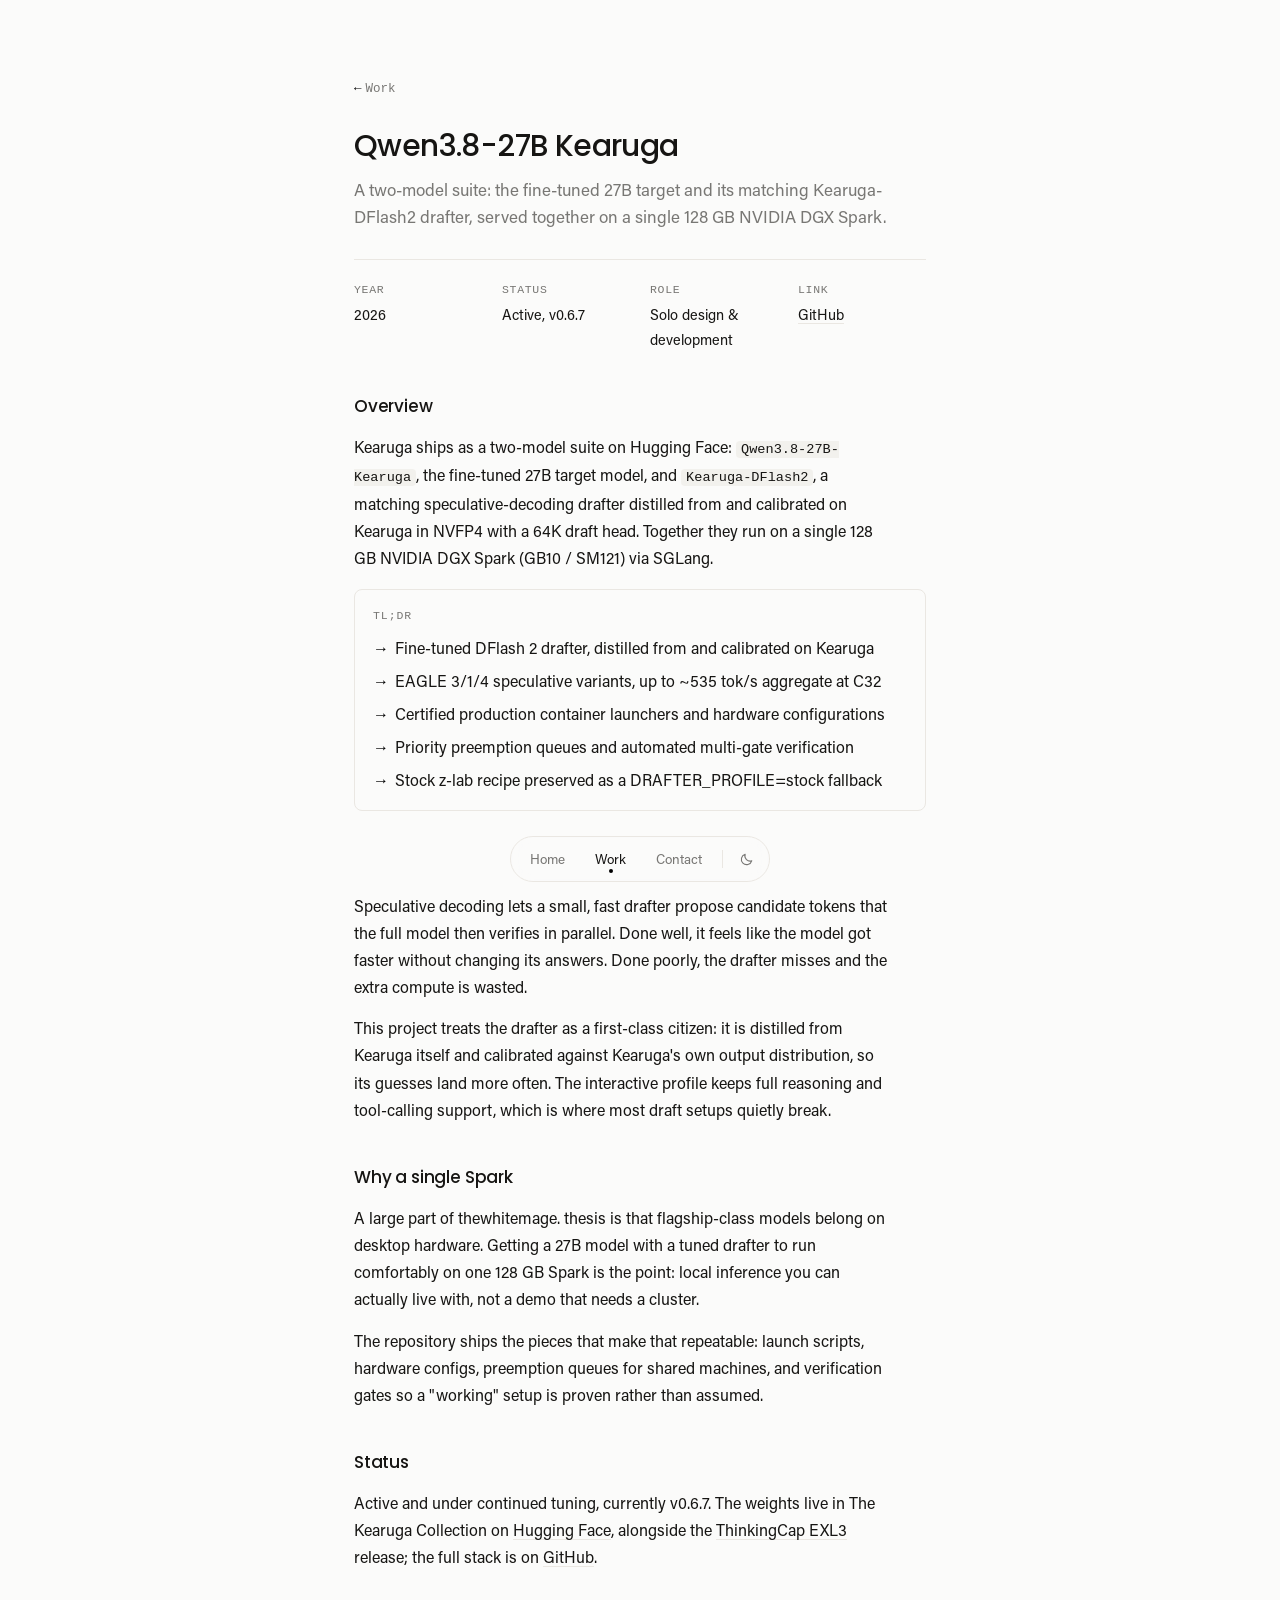
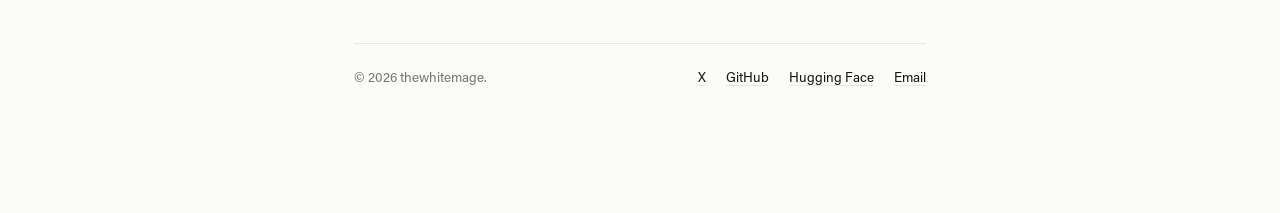
<file: work/qwen-kearuga-dgx-spark.html>
<!DOCTYPE html>
<html lang="en">
<head>
  <meta charset="utf-8">
  <meta name="viewport" content="width=device-width, initial-scale=1">
  <title>Qwen3.8-27B Kearuga · thewhitemage.</title>
  <meta name="description" content="A two-model suite: the fine-tuned Qwen3.8-27B-Kearuga target and its matching Kearuga-DFlash2 drafter, served on a single 128 GB NVIDIA DGX Spark.">
  <link rel="icon" type="image/x-icon" href="../assets/favicon.ico">
  <script>
    (function () {
      var t = localStorage.getItem('theme');
      if (!t) t = window.matchMedia('(prefers-color-scheme: dark)').matches ? 'dark' : 'light';
      document.documentElement.dataset.theme = t;
    })();
  </script>
  <link rel="stylesheet" href="../assets/css/style.css">
</head>
<body>
<a class="skip-link" href="#main">Skip to content</a>

<main id="main" class="wrap">

  <a class="back reveal" href="../work.html"><span class="b-arrow">&larr;</span>Work</a>

  <header class="page-head">
    <h1 class="reveal">Qwen3.8-27B Kearuga</h1>
    <p class="lede reveal">A two-model suite: the fine-tuned 27B target and its matching Kearuga-DFlash2 drafter, served together on a single 128 GB NVIDIA DGX Spark.</p>
    <dl class="meta reveal">
      <div><dt>Year</dt><dd>2026</dd></div>
      <div><dt>Status</dt><dd>Active, v0.6.7</dd></div>
      <div><dt>Role</dt><dd>Solo design &amp; development</dd></div>
      <div><dt>Link</dt><dd><a class="text-link" href="https://github.com/0xWhiteMage/qwen3.8-27b-kearuga-sglang-dgx-spark-dflash2" target="_blank" rel="noopener">GitHub</a></dd></div>
    </dl>
  </header>

  <div class="article">
    <h2 class="reveal">Overview</h2>
    <p class="reveal">Kearuga ships as a two-model suite on Hugging Face: <code>Qwen3.8-27B-Kearuga</code>, the fine-tuned 27B target model, and <code>Kearuga-DFlash2</code>, a matching speculative-decoding drafter distilled from and calibrated on Kearuga in NVFP4 with a 64K draft head. Together they run on a single 128 GB NVIDIA DGX Spark (GB10 / SM121) via SGLang.</p>

    <div class="tldr reveal">
      <p class="tldr-label">TL;DR</p>
      <ul>
        <li>Fine-tuned DFlash 2 drafter, distilled from and calibrated on Kearuga</li>
        <li>EAGLE 3/1/4 speculative variants, up to ~535 tok/s aggregate at C32</li>
        <li>Certified production container launchers and hardware configurations</li>
        <li>Priority preemption queues and automated multi-gate verification</li>
        <li>Stock z-lab recipe preserved as a DRAFTER_PROFILE=stock fallback</li>
      </ul>
    </div>

    <h2 class="reveal">How it works</h2>
    <p class="reveal">Speculative decoding lets a small, fast drafter propose candidate tokens that the full model then verifies in parallel. Done well, it feels like the model got faster without changing its answers. Done poorly, the drafter misses and the extra compute is wasted.</p>
    <p class="reveal">This project treats the drafter as a first-class citizen: it is distilled from Kearuga itself and calibrated against Kearuga's own output distribution, so its guesses land more often. The interactive profile keeps full reasoning and tool-calling support, which is where most draft setups quietly break.</p>

    <h2 class="reveal">Why a single Spark</h2>
    <p class="reveal">A large part of thewhitemage. thesis is that flagship-class models belong on desktop hardware. Getting a 27B model with a tuned drafter to run comfortably on one 128 GB Spark is the point: local inference you can actually live with, not a demo that needs a cluster.</p>
    <p class="reveal">The repository ships the pieces that make that repeatable: launch scripts, hardware configs, preemption queues for shared machines, and verification gates so a "working" setup is proven rather than assumed.</p>

    <h2 class="reveal">Status</h2>
    <p class="reveal">Active and under continued tuning, currently v0.6.7. The weights live in The Kearuga Collection on <a class="text-link" href="https://huggingface.co/0xWhiteMage" target="_blank" rel="noopener">Hugging Face</a>, alongside the <a class="text-link" href="thinkingcap-kearuga-exl3.html">ThinkingCap EXL3</a> release; the full stack is on <a class="text-link" href="https://github.com/0xWhiteMage/qwen3.8-27b-kearuga-sglang-dgx-spark-dflash2" target="_blank" rel="noopener">GitHub</a>.</p>
  </div>

  <footer class="footer">
    <span>&copy; <span id="year">2026</span> thewhitemage.</span>
    <nav class="footer-links" aria-label="Footer">
      <a class="text-link" href="https://x.com/0xWhiteMage" target="_blank" rel="noopener">X</a>
      <a class="text-link" href="https://github.com/0xWhiteMage" target="_blank" rel="noopener">GitHub</a>
      <a class="text-link" href="https://huggingface.co/0xWhiteMage" target="_blank" rel="noopener">Hugging Face</a>
      <a class="text-link" href="mailto:hello@benjaminang.tv">Email</a>
    </nav>
  </footer>

</main>

<nav class="dock" aria-label="Primary">
  <a href="../index.html">Home</a>
  <a href="../work.html" aria-current="page">Work</a>
  <a href="../contact.html">Contact</a>
  <span class="dock-sep" aria-hidden="true"></span>
  <button id="themeToggle" type="button" aria-label="Toggle light and dark theme" title="Toggle theme">
    <svg class="icon-moon" viewBox="0 0 24 24" fill="none" stroke="currentColor" stroke-width="1.8" stroke-linecap="round" stroke-linejoin="round" aria-hidden="true">
      <path d="M20.4 14.2A8.5 8.5 0 0 1 9.8 3.6a8.5 8.5 0 1 0 10.6 10.6Z"/>
    </svg>
    <svg class="icon-sun" viewBox="0 0 24 24" fill="none" stroke="currentColor" stroke-width="1.8" stroke-linecap="round" aria-hidden="true">
      <circle cx="12" cy="12" r="4.1"/>
      <line x1="12" y1="2.6" x2="12" y2="4.7"/>
      <line x1="12" y1="19.3" x2="12" y2="21.4"/>
      <line x1="2.6" y1="12" x2="4.7" y2="12"/>
      <line x1="19.3" y1="12" x2="21.4" y2="12"/>
      <line x1="5.4" y1="5.4" x2="6.9" y2="6.9"/>
      <line x1="17.1" y1="17.1" x2="18.6" y2="18.6"/>
      <line x1="5.4" y1="18.6" x2="6.9" y2="17.1"/>
      <line x1="17.1" y1="6.9" x2="18.6" y2="5.4"/>
    </svg>
  </button>
</nav>

<script src="../assets/js/site.js"></script>
</body>
</html>
</file>
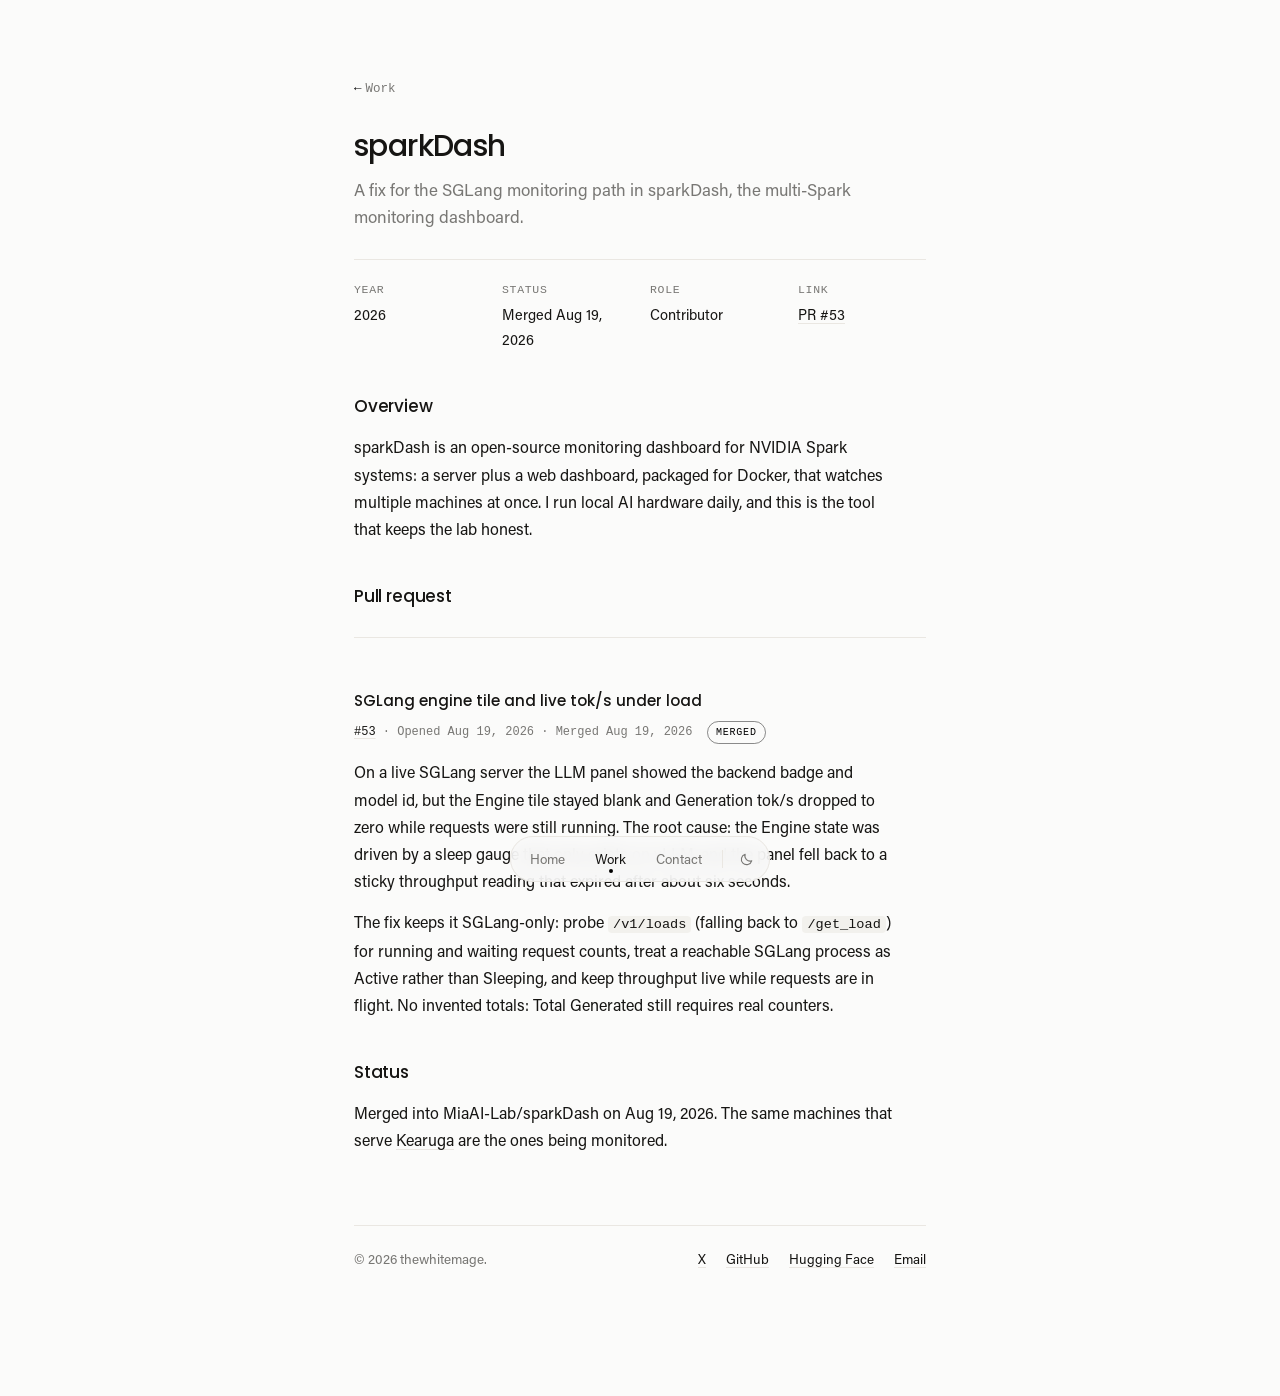
<file: work/sparkdash.html>
<!DOCTYPE html>
<html lang="en">
<head>
  <meta charset="utf-8">
  <meta name="viewport" content="width=device-width, initial-scale=1">
  <title>sparkDash · thewhitemage.</title>
  <meta name="description" content="A merged fix for the SGLang monitoring path in sparkDash: live tok/s and engine state under load.">
  <link rel="icon" type="image/x-icon" href="../assets/favicon.ico">
  <script>
    (function () {
      var t = localStorage.getItem('theme');
      if (!t) t = window.matchMedia('(prefers-color-scheme: dark)').matches ? 'dark' : 'light';
      document.documentElement.dataset.theme = t;
    })();
  </script>
  <link rel="stylesheet" href="../assets/css/style.css">
</head>
<body>
<a class="skip-link" href="#main">Skip to content</a>

<main id="main" class="wrap">

  <a class="back reveal" href="../work.html"><span class="b-arrow">&larr;</span>Work</a>

  <header class="page-head">
    <h1 class="reveal">sparkDash</h1>
    <p class="lede reveal">A fix for the SGLang monitoring path in sparkDash, the multi-Spark monitoring dashboard.</p>
    <dl class="meta reveal">
      <div><dt>Year</dt><dd>2026</dd></div>
      <div><dt>Status</dt><dd>Merged Aug 19, 2026</dd></div>
      <div><dt>Role</dt><dd>Contributor</dd></div>
      <div><dt>Link</dt><dd><a class="text-link" href="https://github.com/MiaAI-Lab/sparkDash/pull/53" target="_blank" rel="noopener">PR #53</a></dd></div>
    </dl>
  </header>

  <div class="article">
    <h2 class="reveal">Overview</h2>
    <p class="reveal">sparkDash is an open-source monitoring dashboard for NVIDIA Spark systems: a server plus a web dashboard, packaged for Docker, that watches multiple machines at once. I run local AI hardware daily, and this is the tool that keeps the lab honest.</p>

    <h2 class="reveal">Pull request</h2>
    <div class="pr reveal">
      <h3>SGLang engine tile and live tok/s under load</h3>
      <p class="pr-line"><a class="text-link" href="https://github.com/MiaAI-Lab/sparkDash/pull/53" target="_blank" rel="noopener">#53</a> &middot; Opened Aug 19, 2026 &middot; Merged Aug 19, 2026 &nbsp;<span class="pr-status is-merged">Merged</span></p>
      <p>On a live SGLang server the LLM panel showed the backend badge and model id, but the Engine tile stayed blank and Generation tok/s dropped to zero while requests were still running. The root cause: the Engine state was driven by a sleep gauge that only exists on vLLM, and the panel fell back to a sticky throughput reading that expired after about six seconds.</p>
      <p>The fix keeps it SGLang-only: probe <code>/v1/loads</code> (falling back to <code>/get_load</code>) for running and waiting request counts, treat a reachable SGLang process as Active rather than Sleeping, and keep throughput live while requests are in flight. No invented totals: Total Generated still requires real counters.</p>
    </div>

    <h2 class="reveal">Status</h2>
    <p class="reveal">Merged into MiaAI-Lab/sparkDash on Aug 19, 2026. The same machines that serve <a class="text-link" href="qwen-kearuga-dgx-spark.html">Kearuga</a> are the ones being monitored.</p>
  </div>

  <footer class="footer">
    <span>&copy; <span id="year">2026</span> thewhitemage.</span>
    <nav class="footer-links" aria-label="Footer">
      <a class="text-link" href="https://x.com/0xWhiteMage" target="_blank" rel="noopener">X</a>
      <a class="text-link" href="https://github.com/0xWhiteMage" target="_blank" rel="noopener">GitHub</a>
      <a class="text-link" href="https://huggingface.co/0xWhiteMage" target="_blank" rel="noopener">Hugging Face</a>
      <a class="text-link" href="mailto:hello@benjaminang.tv">Email</a>
    </nav>
  </footer>

</main>

<nav class="dock" aria-label="Primary">
  <a href="../index.html">Home</a>
  <a href="../work.html" aria-current="page">Work</a>
  <a href="../contact.html">Contact</a>
  <span class="dock-sep" aria-hidden="true"></span>
  <button id="themeToggle" type="button" aria-label="Toggle light and dark theme" title="Toggle theme">
    <svg class="icon-moon" viewBox="0 0 24 24" fill="none" stroke="currentColor" stroke-width="1.8" stroke-linecap="round" stroke-linejoin="round" aria-hidden="true">
      <path d="M20.4 14.2A8.5 8.5 0 0 1 9.8 3.6a8.5 8.5 0 1 0 10.6 10.6Z"/>
    </svg>
    <svg class="icon-sun" viewBox="0 0 24 24" fill="none" stroke="currentColor" stroke-width="1.8" stroke-linecap="round" aria-hidden="true">
      <circle cx="12" cy="12" r="4.1"/>
      <line x1="12" y1="2.6" x2="12" y2="4.7"/>
      <line x1="12" y1="19.3" x2="12" y2="21.4"/>
      <line x1="2.6" y1="12" x2="4.7" y2="12"/>
      <line x1="19.3" y1="12" x2="21.4" y2="12"/>
      <line x1="5.4" y1="5.4" x2="6.9" y2="6.9"/>
      <line x1="17.1" y1="17.1" x2="18.6" y2="18.6"/>
      <line x1="5.4" y1="18.6" x2="6.9" y2="17.1"/>
      <line x1="17.1" y1="6.9" x2="18.6" y2="5.4"/>
    </svg>
  </button>
</nav>

<script src="../assets/js/site.js"></script>
</body>
</html>
</file>
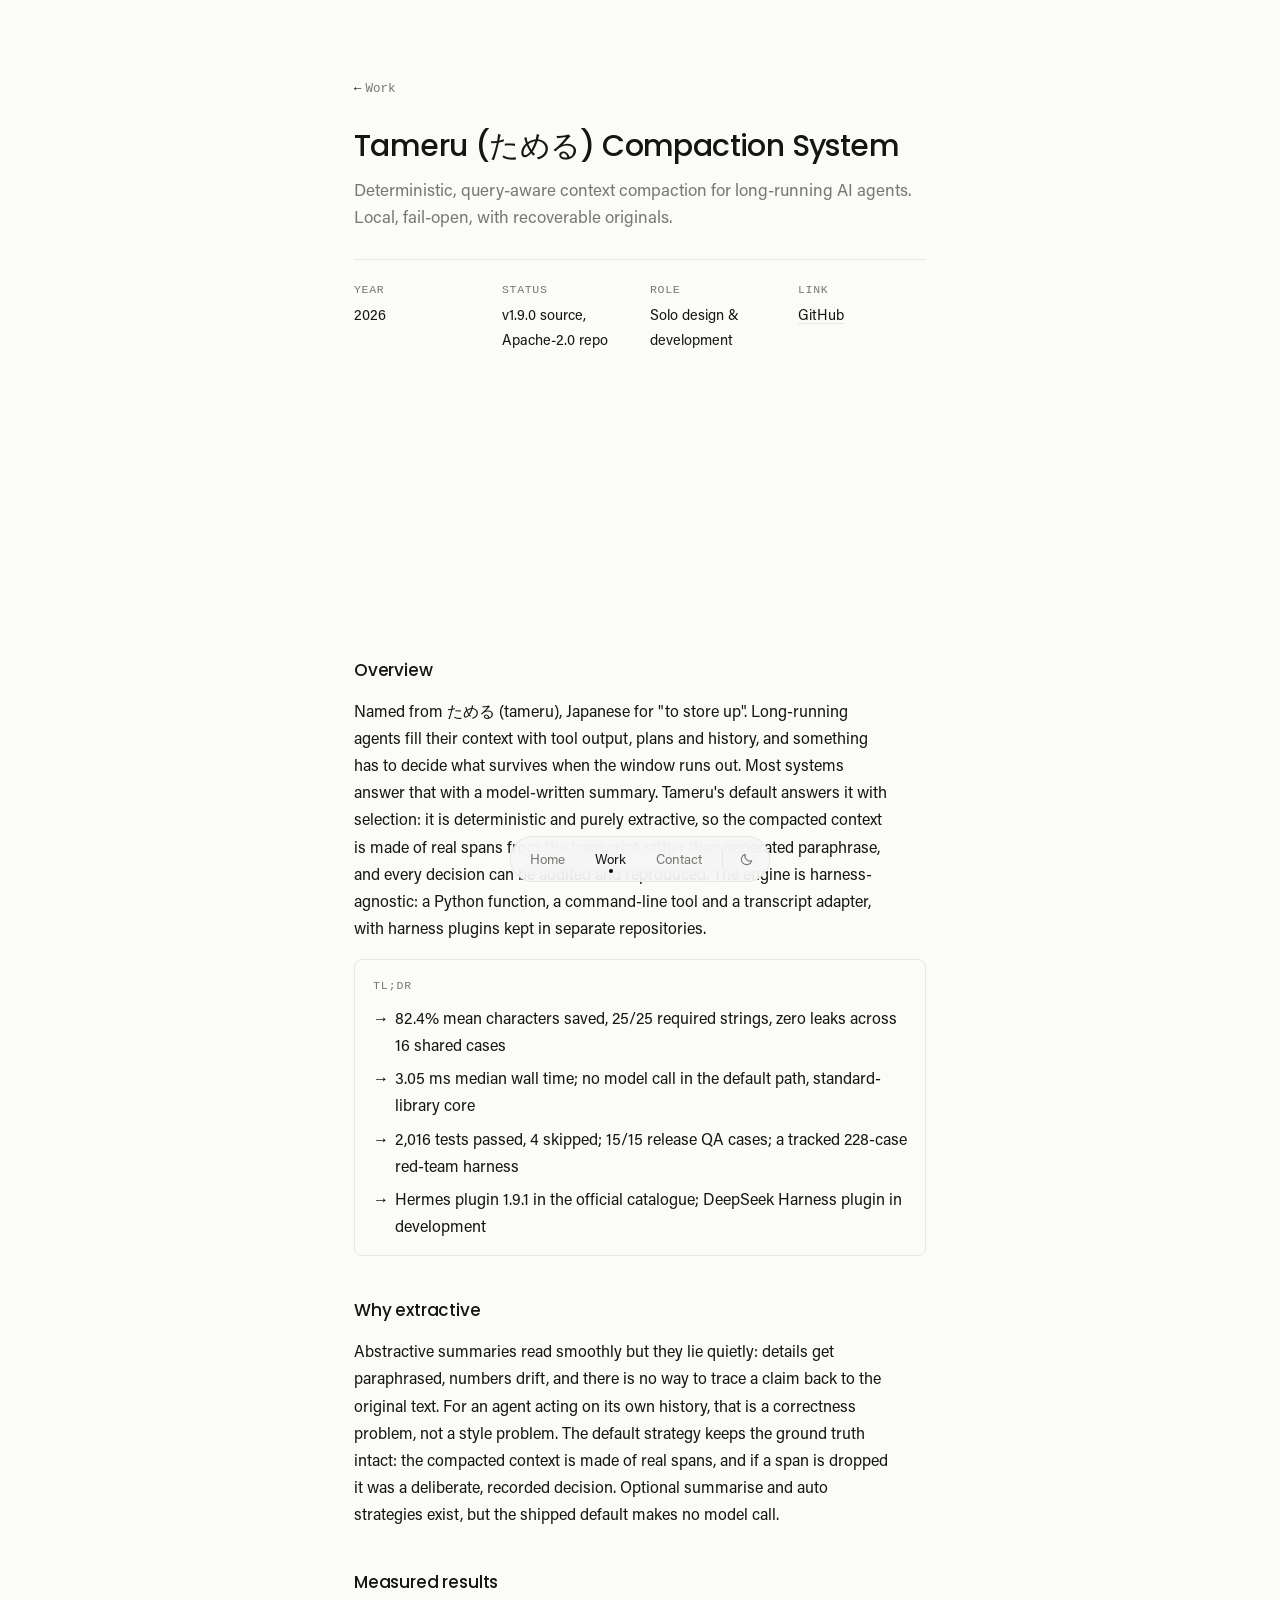
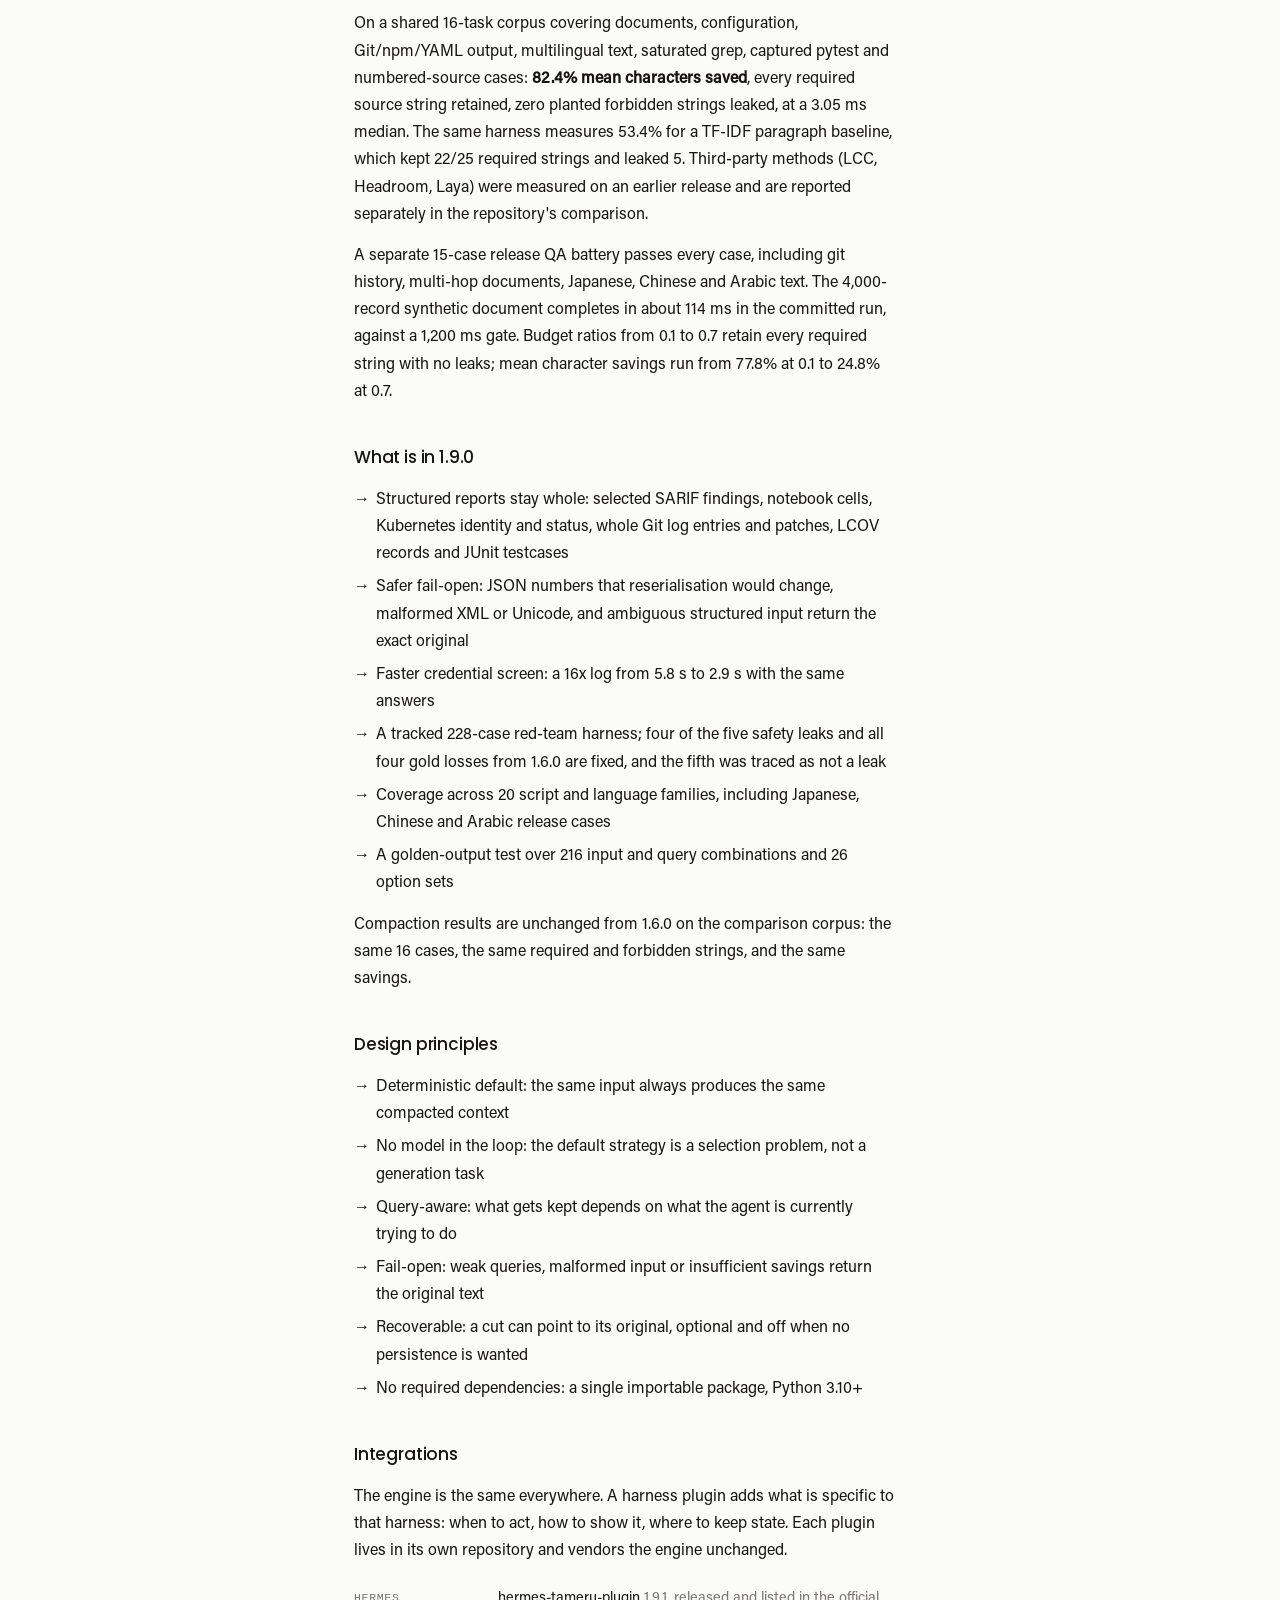
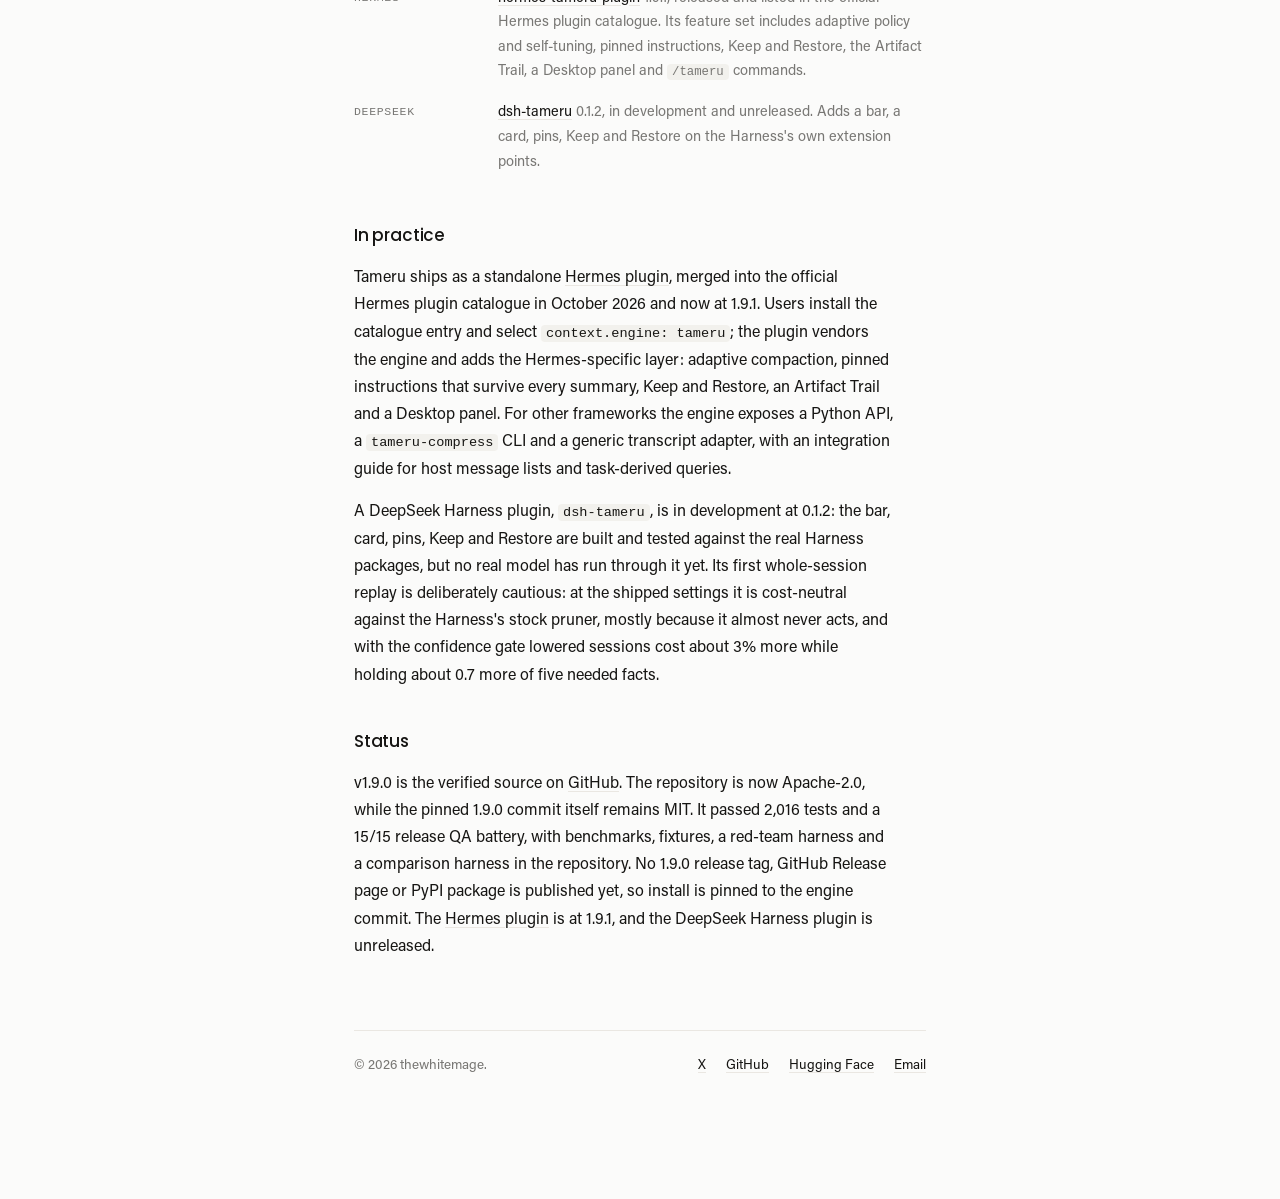
<file: work/tameru-compaction-system.html>
<!DOCTYPE html>
<html lang="en">
<head>
  <meta charset="utf-8">
  <meta name="viewport" content="width=device-width, initial-scale=1">
  <title>Tameru Compaction System · thewhitemage.</title>
  <meta name="description" content="Deterministic, query-aware context compaction for long-running AI agents. Local, fail-open, with recoverable originals.">
  <link rel="icon" type="image/x-icon" href="../assets/favicon.ico">
  <script>
    (function () {
      var t = localStorage.getItem('theme');
      if (!t) t = window.matchMedia('(prefers-color-scheme: dark)').matches ? 'dark' : 'light';
      document.documentElement.dataset.theme = t;
    })();
  </script>
  <link rel="stylesheet" href="../assets/css/style.css">
</head>
<body>
<a class="skip-link" href="#main">Skip to content</a>

<main id="main" class="wrap">

  <a class="back reveal" href="../work.html"><span class="b-arrow">&larr;</span>Work</a>

  <header class="page-head">
    <h1 class="reveal">Tameru (&#12383;&#12417;&#12427;) Compaction System</h1>
    <p class="lede reveal">Deterministic, query-aware context compaction for long-running AI agents. Local, fail-open, with recoverable originals.</p>
    <dl class="meta reveal">
      <div><dt>Year</dt><dd>2026</dd></div>
      <div><dt>Status</dt><dd>v1.9.0 source, Apache-2.0 repo</dd></div>
      <div><dt>Role</dt><dd>Solo design &amp; development</dd></div>
      <div><dt>Link</dt><dd><a class="text-link" href="https://github.com/0xWhiteMage/tameru-compaction-system" target="_blank" rel="noopener">GitHub</a></dd></div>
    </dl>
  </header>

  <div class="article">
    <div class="reveal" style="position:relative;aspect-ratio:1920/803;">
      <iframe
        loading="lazy" title="Tameru Compaction System demo"
        src="https://play.gumlet.io/embed/6afb31d80f8c8230a4ec4728?background=false&amp;autoplay=false&amp;loop=true&amp;disable_player_controls=false"
        style="border:none; position: absolute; top: 0; left: 0; height: 100%; width: 100%;"
        referrerpolicy="origin"
        allow="accelerometer; gyroscope; autoplay; encrypted-media; picture-in-picture; fullscreen;clipboard-write;">
      </iframe>
    </div>

    <h2 class="reveal" style="margin-top:24px;">Overview</h2>
    <p class="reveal">Named from &#12383;&#12417;&#12427; (tameru), Japanese for "to store up". Long-running agents fill their context with tool output, plans and history, and something has to decide what survives when the window runs out. Most systems answer that with a model-written summary. Tameru's default answers it with selection: it is deterministic and purely extractive, so the compacted context is made of real spans from the transcript rather than generated paraphrase, and every decision can be audited and reproduced. The engine is harness-agnostic: a Python function, a command-line tool and a transcript adapter, with harness plugins kept in separate repositories.</p>

    <div class="tldr reveal">
      <p class="tldr-label">TL;DR</p>
      <ul>
        <li>82.4% mean characters saved, 25/25 required strings, zero leaks across 16 shared cases</li>
        <li>3.05 ms median wall time; no model call in the default path, standard-library core</li>
        <li>2,016 tests passed, 4 skipped; 15/15 release QA cases; a tracked 228-case red-team harness</li>
        <li>Hermes plugin 1.9.1 in the official catalogue; DeepSeek Harness plugin in development</li>
      </ul>
    </div>

    <h2 class="reveal">Why extractive</h2>
    <p class="reveal">Abstractive summaries read smoothly but they lie quietly: details get paraphrased, numbers drift, and there is no way to trace a claim back to the original text. For an agent acting on its own history, that is a correctness problem, not a style problem. The default strategy keeps the ground truth intact: the compacted context is made of real spans, and if a span is dropped it was a deliberate, recorded decision. Optional summarise and auto strategies exist, but the shipped default makes no model call.</p>

    <h2 class="reveal">Measured results</h2>
    <p class="reveal">On a shared 16-task corpus covering documents, configuration, Git/npm/YAML output, multilingual text, saturated grep, captured pytest and numbered-source cases: <strong>82.4% mean characters saved</strong>, every required source string retained, zero planted forbidden strings leaked, at a 3.05 ms median. The same harness measures 53.4% for a TF-IDF paragraph baseline, which kept 22/25 required strings and leaked 5. Third-party methods (LCC, Headroom, Laya) were measured on an earlier release and are reported separately in the repository's comparison.</p>
    <p class="reveal">A separate 15-case release QA battery passes every case, including git history, multi-hop documents, Japanese, Chinese and Arabic text. The 4,000-record synthetic document completes in about 114 ms in the committed run, against a 1,200 ms gate. Budget ratios from 0.1 to 0.7 retain every required string with no leaks; mean character savings run from 77.8% at 0.1 to 24.8% at 0.7.</p>

    <h2 class="reveal">What is in 1.9.0</h2>
    <ul class="reveal">
      <li>Structured reports stay whole: selected SARIF findings, notebook cells, Kubernetes identity and status, whole Git log entries and patches, LCOV records and JUnit testcases</li>
      <li>Safer fail-open: JSON numbers that reserialisation would change, malformed XML or Unicode, and ambiguous structured input return the exact original</li>
      <li>Faster credential screen: a 16x log from 5.8 s to 2.9 s with the same answers</li>
      <li>A tracked 228-case red-team harness; four of the five safety leaks and all four gold losses from 1.6.0 are fixed, and the fifth was traced as not a leak</li>
      <li>Coverage across 20 script and language families, including Japanese, Chinese and Arabic release cases</li>
      <li>A golden-output test over 216 input and query combinations and 26 option sets</li>
    </ul>
    <p class="reveal">Compaction results are unchanged from 1.6.0 on the comparison corpus: the same 16 cases, the same required and forbidden strings, and the same savings.</p>

    <h2 class="reveal">Design principles</h2>
    <ul class="reveal">
      <li>Deterministic default: the same input always produces the same compacted context</li>
      <li>No model in the loop: the default strategy is a selection problem, not a generation task</li>
      <li>Query-aware: what gets kept depends on what the agent is currently trying to do</li>
      <li>Fail-open: weak queries, malformed input or insufficient savings return the original text</li>
      <li>Recoverable: a cut can point to its original, optional and off when no persistence is wanted</li>
      <li>No required dependencies: a single importable package, Python 3.10+</li>
    </ul>

    <h2 class="reveal">Integrations</h2>
    <p class="reveal">The engine is the same everywhere. A harness plugin adds what is specific to that harness: when to act, how to show it, where to keep state. Each plugin lives in its own repository and vendors the engine unchanged.</p>
    <div class="kv reveal">
      <span class="kv-key">Hermes</span>
      <span class="kv-val"><a class="text-link" href="https://github.com/0xWhiteMage/hermes-tameru-plugin" target="_blank" rel="noopener">hermes-tameru-plugin</a> 1.9.1, released and listed in the official Hermes plugin catalogue. Its feature set includes adaptive policy and self-tuning, pinned instructions, Keep and Restore, the Artifact Trail, a Desktop panel and <code>/tameru</code> commands.</span>
    </div>
    <div class="kv reveal">
      <span class="kv-key">DeepSeek</span>
      <span class="kv-val"><a class="text-link" href="https://github.com/0xWhiteMage/dsh-tameru-plugin" target="_blank" rel="noopener">dsh-tameru</a> 0.1.2, in development and unreleased. Adds a bar, a card, pins, Keep and Restore on the Harness's own extension points.</span>
    </div>

    <h2 class="reveal">In practice</h2>
    <p class="reveal">Tameru ships as a standalone <a class="text-link" href="hermes-agent.html">Hermes plugin</a>, merged into the official Hermes plugin catalogue in October 2026 and now at 1.9.1. Users install the catalogue entry and select <code>context.engine: tameru</code>; the plugin vendors the engine and adds the Hermes-specific layer: adaptive compaction, pinned instructions that survive every summary, Keep and Restore, an Artifact Trail and a Desktop panel. For other frameworks the engine exposes a Python API, a <code>tameru-compress</code> CLI and a generic transcript adapter, with an integration guide for host message lists and task-derived queries.</p>
    <p class="reveal">A DeepSeek Harness plugin, <code>dsh-tameru</code>, is in development at 0.1.2: the bar, card, pins, Keep and Restore are built and tested against the real Harness packages, but no real model has run through it yet. Its first whole-session replay is deliberately cautious: at the shipped settings it is cost-neutral against the Harness's stock pruner, mostly because it almost never acts, and with the confidence gate lowered sessions cost about 3% more while holding about 0.7 more of five needed facts.</p>

    <h2 class="reveal">Status</h2>
    <p class="reveal">v1.9.0 is the verified source on <a class="text-link" href="https://github.com/0xWhiteMage/tameru-compaction-system" target="_blank" rel="noopener">GitHub</a>. The repository is now Apache-2.0, while the pinned 1.9.0 commit itself remains MIT. It passed 2,016 tests and a 15/15 release QA battery, with benchmarks, fixtures, a red-team harness and a comparison harness in the repository. No 1.9.0 release tag, GitHub Release page or PyPI package is published yet, so install is pinned to the engine commit. The <a class="text-link" href="https://github.com/0xWhiteMage/hermes-tameru-plugin" target="_blank" rel="noopener">Hermes plugin</a> is at 1.9.1, and the DeepSeek Harness plugin is unreleased.</p>
  </div>

  <footer class="footer">
    <span>&copy; <span id="year">2026</span> thewhitemage.</span>
    <nav class="footer-links" aria-label="Footer">
      <a class="text-link" href="https://x.com/0xWhiteMage" target="_blank" rel="noopener">X</a>
      <a class="text-link" href="https://github.com/0xWhiteMage" target="_blank" rel="noopener">GitHub</a>
      <a class="text-link" href="https://huggingface.co/0xWhiteMage" target="_blank" rel="noopener">Hugging Face</a>
      <a class="text-link" href="mailto:hello@benjaminang.tv">Email</a>
    </nav>
  </footer>

</main>

<nav class="dock" aria-label="Primary">
  <a href="../index.html">Home</a>
  <a href="../work.html" aria-current="page">Work</a>
  <a href="../contact.html">Contact</a>
  <span class="dock-sep" aria-hidden="true"></span>
  <button id="themeToggle" type="button" aria-label="Toggle light and dark theme" title="Toggle theme">
    <svg class="icon-moon" viewBox="0 0 24 24" fill="none" stroke="currentColor" stroke-width="1.8" stroke-linecap="round" stroke-linejoin="round" aria-hidden="true">
      <path d="M20.4 14.2A8.5 8.5 0 0 1 9.8 3.6a8.5 8.5 0 1 0 10.6 10.6Z"/>
    </svg>
    <svg class="icon-sun" viewBox="0 0 24 24" fill="none" stroke="currentColor" stroke-width="1.8" stroke-linecap="round" aria-hidden="true">
      <circle cx="12" cy="12" r="4.1"/>
      <line x1="12" y1="2.6" x2="12" y2="4.7"/>
      <line x1="12" y1="19.3" x2="12" y2="21.4"/>
      <line x1="2.6" y1="12" x2="4.7" y2="12"/>
      <line x1="19.3" y1="12" x2="21.4" y2="12"/>
      <line x1="5.4" y1="5.4" x2="6.9" y2="6.9"/>
      <line x1="17.1" y1="17.1" x2="18.6" y2="18.6"/>
      <line x1="5.4" y1="18.6" x2="6.9" y2="17.1"/>
      <line x1="17.1" y1="6.9" x2="18.6" y2="5.4"/>
    </svg>
  </button>
</nav>

<script src="../assets/js/site.js"></script>
</body>
</html>
</file>
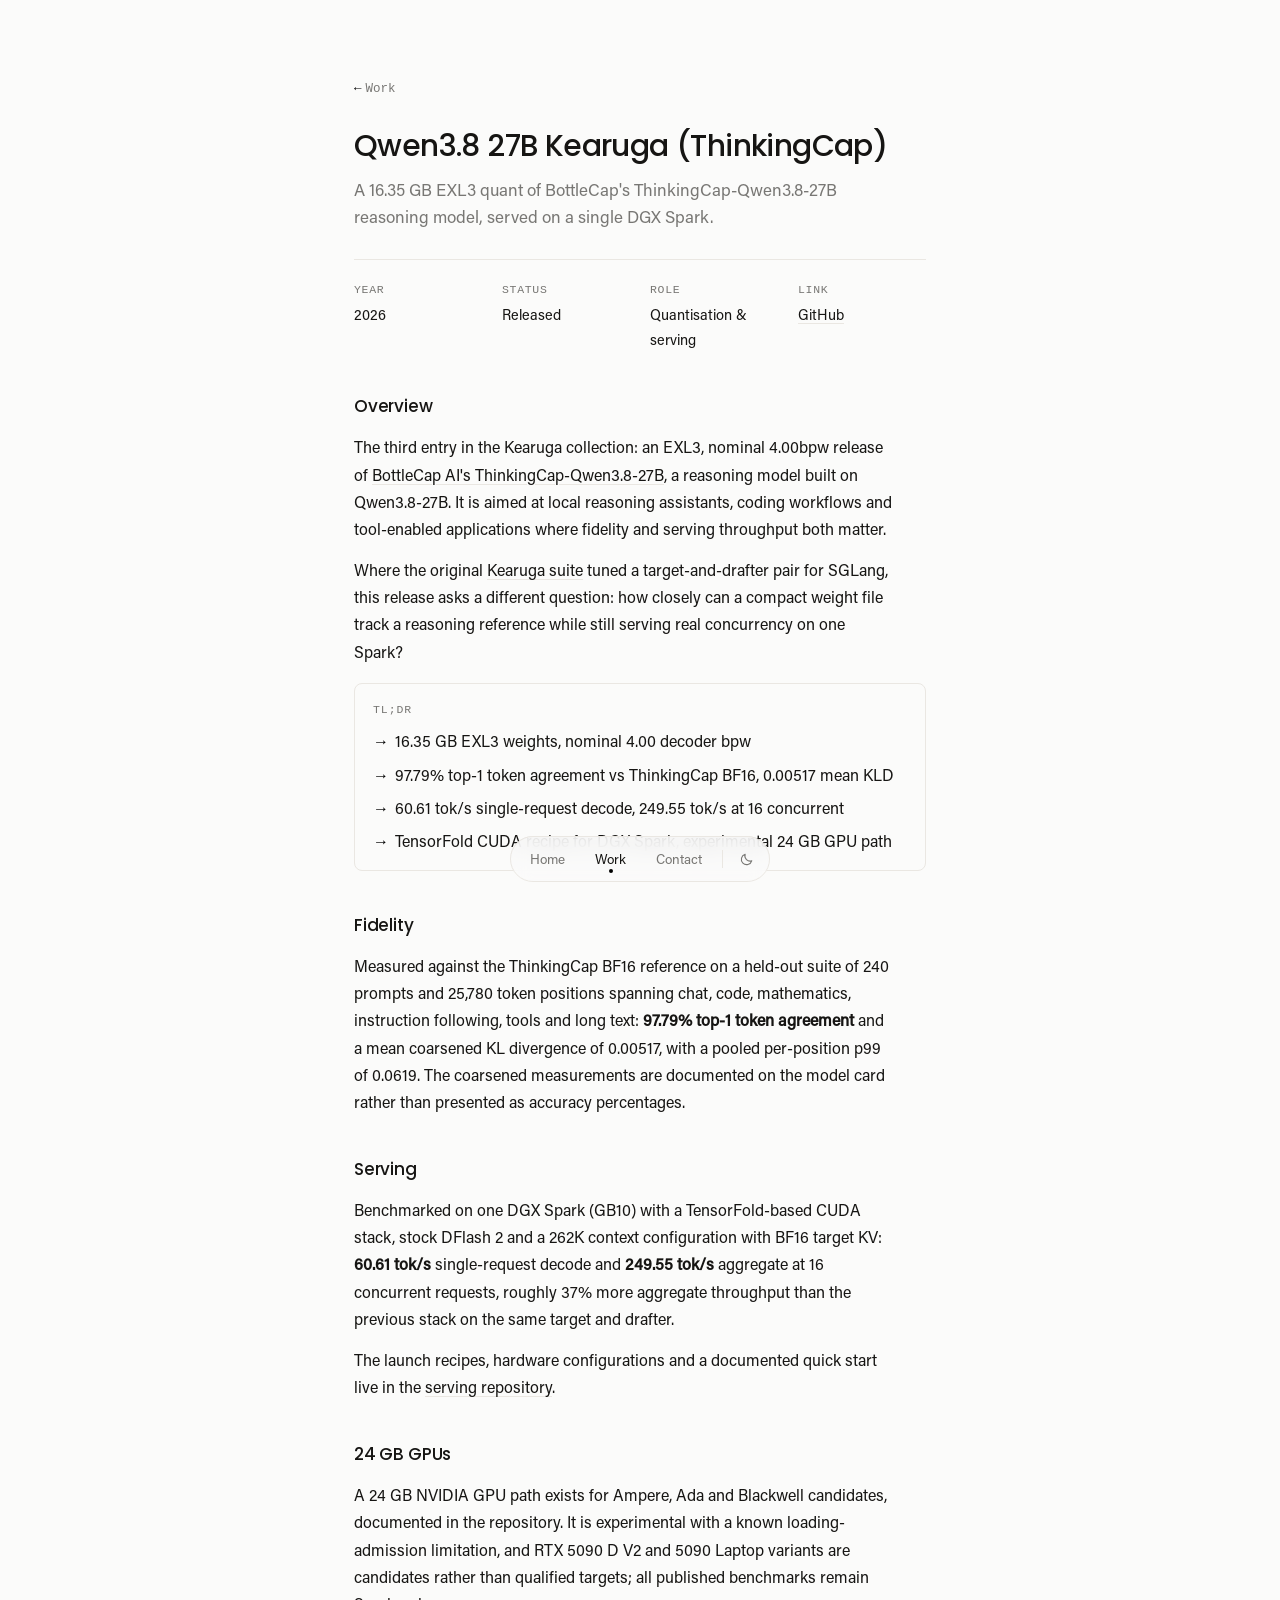
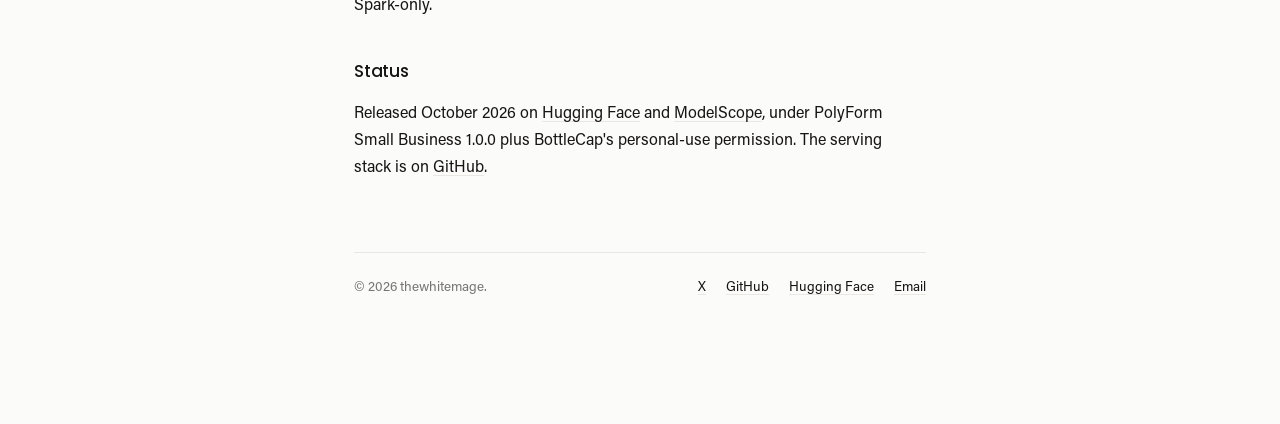
<file: work/thinkingcap-kearuga-exl3.html>
<!DOCTYPE html>
<html lang="en">
<head>
  <meta charset="utf-8">
  <meta name="viewport" content="width=device-width, initial-scale=1">
  <title>Qwen3.8 27B Kearuga (ThinkingCap) · thewhitemage.</title>
  <meta name="description" content="A 16.35 GB EXL3 4.00bpw quant of BottleCap's ThinkingCap-Qwen3.8-27B reasoning model, served on a single DGX Spark.">
  <link rel="icon" type="image/x-icon" href="../assets/favicon.ico">
  <script>
    (function () {
      var t = localStorage.getItem('theme');
      if (!t) t = window.matchMedia('(prefers-color-scheme: dark)').matches ? 'dark' : 'light';
      document.documentElement.dataset.theme = t;
    })();
  </script>
  <link rel="stylesheet" href="../assets/css/style.css">
</head>
<body>
<a class="skip-link" href="#main">Skip to content</a>

<main id="main" class="wrap">

  <a class="back reveal" href="../work.html"><span class="b-arrow">&larr;</span>Work</a>

  <header class="page-head">
    <h1 class="reveal">Qwen3.8 27B Kearuga (ThinkingCap)</h1>
    <p class="lede reveal">A 16.35 GB EXL3 quant of BottleCap's ThinkingCap-Qwen3.8-27B reasoning model, served on a single DGX Spark.</p>
    <dl class="meta reveal">
      <div><dt>Year</dt><dd>2026</dd></div>
      <div><dt>Status</dt><dd>Released</dd></div>
      <div><dt>Role</dt><dd>Quantisation &amp; serving</dd></div>
      <div><dt>Link</dt><dd><a class="text-link" href="https://github.com/0xWhiteMage/thinkingcap-qwen3.8-27b-exl3-tensorfold-cuda" target="_blank" rel="noopener">GitHub</a></dd></div>
    </dl>
  </header>

  <div class="article">
    <h2 class="reveal">Overview</h2>
    <p class="reveal">The third entry in the Kearuga collection: an EXL3, nominal 4.00bpw release of <a class="text-link" href="https://huggingface.co/bottlecapai/ThinkingCap-Qwen3.8-27B" target="_blank" rel="noopener">BottleCap AI's ThinkingCap-Qwen3.8-27B</a>, a reasoning model built on Qwen3.8-27B. It is aimed at local reasoning assistants, coding workflows and tool-enabled applications where fidelity and serving throughput both matter.</p>
    <p class="reveal">Where the original <a class="text-link" href="qwen-kearuga-dgx-spark.html">Kearuga suite</a> tuned a target-and-drafter pair for SGLang, this release asks a different question: how closely can a compact weight file track a reasoning reference while still serving real concurrency on one Spark?</p>

    <div class="tldr reveal">
      <p class="tldr-label">TL;DR</p>
      <ul>
        <li>16.35 GB EXL3 weights, nominal 4.00 decoder bpw</li>
        <li>97.79% top-1 token agreement vs ThinkingCap BF16, 0.00517 mean KLD</li>
        <li>60.61 tok/s single-request decode, 249.55 tok/s at 16 concurrent</li>
        <li>TensorFold CUDA recipe for DGX Spark, experimental 24 GB GPU path</li>
      </ul>
    </div>

    <h2 class="reveal">Fidelity</h2>
    <p class="reveal">Measured against the ThinkingCap BF16 reference on a held-out suite of 240 prompts and 25,780 token positions spanning chat, code, mathematics, instruction following, tools and long text: <strong>97.79% top-1 token agreement</strong> and a mean coarsened KL divergence of 0.00517, with a pooled per-position p99 of 0.0619. The coarsened measurements are documented on the model card rather than presented as accuracy percentages.</p>

    <h2 class="reveal">Serving</h2>
    <p class="reveal">Benchmarked on one DGX Spark (GB10) with a TensorFold-based CUDA stack, stock DFlash 2 and a 262K context configuration with BF16 target KV: <strong>60.61 tok/s</strong> single-request decode and <strong>249.55 tok/s</strong> aggregate at 16 concurrent requests, roughly 37% more aggregate throughput than the previous stack on the same target and drafter.</p>
    <p class="reveal">The launch recipes, hardware configurations and a documented quick start live in the <a class="text-link" href="https://github.com/0xWhiteMage/thinkingcap-qwen3.8-27b-exl3-tensorfold-cuda" target="_blank" rel="noopener">serving repository</a>.</p>

    <h2 class="reveal">24 GB GPUs</h2>
    <p class="reveal">A 24 GB NVIDIA GPU path exists for Ampere, Ada and Blackwell candidates, documented in the repository. It is experimental with a known loading-admission limitation, and RTX 5090 D V2 and 5090 Laptop variants are candidates rather than qualified targets; all published benchmarks remain Spark-only.</p>

    <h2 class="reveal">Status</h2>
    <p class="reveal">Released October 2026 on <a class="text-link" href="https://huggingface.co/0xWhiteMage/ThinkingCap-Qwen3.8-27B-Kearuga-EXL3-4.00bpw" target="_blank" rel="noopener">Hugging Face</a> and <a class="text-link" href="https://modelscope.ai/organization/WhiteMage" target="_blank" rel="noopener">ModelScope</a>, under PolyForm Small Business 1.0.0 plus BottleCap's personal-use permission. The serving stack is on <a class="text-link" href="https://github.com/0xWhiteMage/thinkingcap-qwen3.8-27b-exl3-tensorfold-cuda" target="_blank" rel="noopener">GitHub</a>.</p>
  </div>

  <footer class="footer">
    <span>&copy; <span id="year">2026</span> thewhitemage.</span>
    <nav class="footer-links" aria-label="Footer">
      <a class="text-link" href="https://x.com/0xWhiteMage" target="_blank" rel="noopener">X</a>
      <a class="text-link" href="https://github.com/0xWhiteMage" target="_blank" rel="noopener">GitHub</a>
      <a class="text-link" href="https://huggingface.co/0xWhiteMage" target="_blank" rel="noopener">Hugging Face</a>
      <a class="text-link" href="mailto:hello@benjaminang.tv">Email</a>
    </nav>
  </footer>

</main>

<nav class="dock" aria-label="Primary">
  <a href="../index.html">Home</a>
  <a href="../work.html" aria-current="page">Work</a>
  <a href="../contact.html">Contact</a>
  <span class="dock-sep" aria-hidden="true"></span>
  <button id="themeToggle" type="button" aria-label="Toggle light and dark theme" title="Toggle theme">
    <svg class="icon-moon" viewBox="0 0 24 24" fill="none" stroke="currentColor" stroke-width="1.8" stroke-linecap="round" stroke-linejoin="round" aria-hidden="true">
      <path d="M20.4 14.2A8.5 8.5 0 0 1 9.8 3.6a8.5 8.5 0 1 0 10.6 10.6Z"/>
    </svg>
    <svg class="icon-sun" viewBox="0 0 24 24" fill="none" stroke="currentColor" stroke-width="1.8" stroke-linecap="round" aria-hidden="true">
      <circle cx="12" cy="12" r="4.1"/>
      <line x1="12" y1="2.6" x2="12" y2="4.7"/>
      <line x1="12" y1="19.3" x2="12" y2="21.4"/>
      <line x1="2.6" y1="12" x2="4.7" y2="12"/>
      <line x1="19.3" y1="12" x2="21.4" y2="12"/>
      <line x1="5.4" y1="5.4" x2="6.9" y2="6.9"/>
      <line x1="17.1" y1="17.1" x2="18.6" y2="18.6"/>
      <line x1="5.4" y1="18.6" x2="6.9" y2="17.1"/>
      <line x1="17.1" y1="6.9" x2="18.6" y2="5.4"/>
    </svg>
  </button>
</nav>

<script src="../assets/js/site.js"></script>
</body>
</html>
</file>
<file: assets/css/style.css>
/* thewhitemage. - document-style portfolio
   Type: Poppins (headings), Acumin Pro (body) - self-hosted brand fonts
   Theme: monochrome, black-and-white brand palette (white mage) */

@font-face {
  font-family: 'Poppins';
  font-style: normal;
  font-weight: 500;
  font-display: swap;
  src: url('../fonts/poppins-normal-500-latin.woff2') format('woff2');
}
@font-face {
  font-family: 'Acumin Pro';
  font-style: normal;
  font-weight: 400;
  font-display: swap;
  src: url('../fonts/acumin-pro-normal-400-latin.woff2') format('woff2');
}
@font-face {
  font-family: 'Acumin Pro';
  font-style: normal;
  font-weight: 500;
  font-display: swap;
  src: url('../fonts/acumin-pro-normal-500-latin.woff2') format('woff2');
}

:root {
  --bg: #FBFBFA;
  --ink: #161513;
  --muted: #787774;
  --line: #EAE7E2;
  --accent: #000000;
  --font-display: 'Poppins', 'Helvetica Neue', sans-serif;
  --font-body: 'Acumin Pro', 'Helvetica Neue', sans-serif;
  --font-mono: 'SF Mono', 'JetBrains Mono', 'Cascadia Mono', Consolas, monospace;
  --wrap: 620px;
}

html[data-theme="dark"] {
  --bg: #141311;
  --ink: #ECEAE7;
  --muted: #9B9893;
  --line: #2A2825;
  --accent: #FFFFFF;
}
@media (prefers-color-scheme: dark) {
  html:not([data-theme]) {
    --bg: #141311;
    --ink: #ECEAE7;
    --muted: #9B9893;
    --line: #2A2825;
    --accent: #FFFFFF;
  }
}

* { box-sizing: border-box; margin: 0; padding: 0; }

html {
  scroll-behavior: smooth;
  -webkit-text-size-adjust: 100%;
}

body {
  background: var(--bg);
  color: var(--ink);
  font-family: var(--font-body);
  font-size: 16px;
  line-height: 1.7;
  -webkit-font-smoothing: antialiased;
  text-rendering: optimizeLegibility;
}

::selection { background: var(--ink); color: var(--bg); }

img { display: block; max-width: 100%; }
a { color: inherit; }
ul { list-style: none; }

.wrap {
  max-width: var(--wrap);
  margin-inline: auto;
  padding: 72px 24px 128px;
}

.skip-link {
  position: absolute;
  left: -9999px;
  top: 0;
  background: var(--ink);
  color: var(--bg);
  padding: 8px 14px;
  z-index: 100;
}
.skip-link:focus { left: 8px; top: 8px; }

.text-link {
  color: var(--ink);
  text-decoration: underline;
  text-decoration-color: var(--line);
  text-underline-offset: 3px;
  transition: text-decoration-color 0.15s ease;
}
.text-link:hover { text-decoration-color: var(--ink); }

/* ---------- Bottom dock nav ---------- */

.dock {
  position: fixed;
  left: 50%;
  bottom: 18px;
  transform: translateX(-50%);
  z-index: 50;
  display: flex;
  align-items: center;
  gap: 2px;
  padding: 5px;
  border: 1px solid var(--line);
  border-radius: 999px;
  background: color-mix(in srgb, var(--bg) 82%, transparent);
  -webkit-backdrop-filter: saturate(160%) blur(10px);
  backdrop-filter: saturate(160%) blur(10px);
}
.dock a,
.dock button {
  position: relative;
  display: inline-flex;
  align-items: center;
  justify-content: center;
  height: 34px;
  padding: 0 14px;
  border: 0;
  border-radius: 999px;
  background: none;
  color: var(--muted);
  font: inherit;
  font-size: 13.5px;
  text-decoration: none;
  cursor: pointer;
  transition: color 0.15s ease, background-color 0.15s ease;
}
.dock a:hover,
.dock button:hover { color: var(--ink); }
.dock a[aria-current="page"] { color: var(--ink); }
.dock a[aria-current="page"]::after {
  content: '';
  position: absolute;
  left: 50%;
  bottom: 3px;
  width: 4px;
  height: 4px;
  border-radius: 50%;
  background: var(--accent);
  transform: translateX(-50%);
}
.dock-sep {
  width: 1px;
  height: 18px;
  margin: 0 4px;
  background: var(--line);
}
.dock button { padding: 0 10px; }
.dock button svg { width: 15px; height: 15px; }
.dock button:active { transform: scale(0.94); }
.icon-sun { display: none; }
html[data-theme="dark"] .icon-sun { display: block; }
html[data-theme="dark"] .icon-moon { display: none; }

/* ---------- Header ---------- */

.head {
  display: flex;
  align-items: center;
  gap: 20px;
  margin-bottom: 36px;
}
.portrait {
  width: 88px;
  height: 88px;
  object-fit: cover;
  border: 1px solid var(--line);
  border-radius: 10px;
  flex-shrink: 0;
}

.head h1 {
  font-family: var(--font-display);
  font-weight: 500;
  font-size: 30px;
  letter-spacing: -0.02em;
  line-height: 1.15;
}
.role {
  color: var(--muted);
  font-size: 15px;
  margin-top: 4px;
}
/* ---------- Bio ---------- */

.bio p {
  color: var(--ink);
  margin-bottom: 16px;
  max-width: 60ch;
}
.bio p:last-child { margin-bottom: 0; }

/* ---------- Sections ---------- */

.section {
  margin-top: 56px;
}
.section h2 {
  font-family: var(--font-display);
  font-weight: 500;
  font-size: 17px;
  letter-spacing: -0.01em;
  margin-bottom: 16px;
}
.section > p {
  color: var(--muted);
  max-width: 60ch;
}

.group-label {
  font-family: var(--font-mono);
  font-size: 11.5px;
  font-weight: 400;
  text-transform: uppercase;
  letter-spacing: 0.08em;
  color: var(--muted);
  margin: 28px 0 10px;
}
.section h2 + .group-label { margin-top: 0; }

/* ---------- One-liner rows ---------- */

.rows {
  display: flex;
  flex-direction: column;
}
.row {
  display: flex;
  align-items: baseline;
  justify-content: space-between;
  gap: 16px;
  padding: 7px 0;
}
.row-name {
  font-size: 15px;
  font-weight: 500;
  white-space: nowrap;
}
a.row-name {
  text-decoration: underline;
  text-decoration-color: var(--line);
  text-underline-offset: 3px;
  transition: text-decoration-color 0.15s ease;
}
a.row-name:hover { text-decoration-color: var(--ink); }
.row-meta {
  font-size: 13.5px;
  color: var(--muted);
  text-align: right;
}

/* Work rows: whole row is a link, year column + name + tag */
a.row-link {
  display: flex;
  align-items: baseline;
  gap: 14px;
  padding: 9px 0;
  color: inherit;
  text-decoration: none;
}
.row-year {
  flex-shrink: 0;
  width: 44px;
  font-family: var(--font-mono);
  font-size: 12px;
  color: var(--muted);
}
a.row-link .row-name {
  flex: 1;
  min-width: 0;
  white-space: normal;
  text-decoration: underline;
  text-decoration-color: transparent;
  text-underline-offset: 3px;
  transition: text-decoration-color 0.15s ease;
}
a.row-link:hover .row-name { text-decoration-color: var(--ink); }
.row-arrow {
  display: inline-block;
  margin-left: 7px;
  font-weight: 400;
  color: var(--accent);
  opacity: 0;
  transform: translateX(-3px);
  transition: opacity 0.15s ease, transform 0.15s ease;
}
a.row-link:hover .row-arrow { opacity: 1; transform: translateX(0); }
a.row-link .row-meta { flex-shrink: 0; }

.note {
  margin-top: 22px;
  font-size: 14px;
  color: var(--muted);
  max-width: 60ch;
}

/* ---------- Show more (progressive disclosure) ---------- */

.more { overflow: hidden; }
.more-btn {
  display: flex;
  align-items: baseline;
  justify-content: space-between;
  gap: 16px;
  width: 100%;
  padding: 7px 0;
  font: inherit;
  font-size: 15px;
  font-weight: 500;
  text-align: left;
  color: var(--muted);
  background: none;
  border: 0;
  cursor: pointer;
  transition: color 0.15s ease;
}
.more-btn[hidden] { display: none; }
.more-btn:hover { color: var(--ink); }
.more-btn:focus-visible {
  outline: 1px solid var(--ink);
  outline-offset: 3px;
}

/* ---------- Key-value lines (Experience / meta) ---------- */

.kv {
  display: grid;
  grid-template-columns: 128px 1fr;
  gap: 16px;
  padding: 8px 0;
}
.kv-key {
  font-family: var(--font-mono);
  font-size: 11.5px;
  text-transform: uppercase;
  letter-spacing: 0.06em;
  color: var(--muted);
  padding-top: 3px;
}
.kv-val {
  font-size: 14.5px;
  color: var(--muted);
}

/* ---------- Feature page (work detail) ---------- */

.back {
  display: inline-block;
  font-family: var(--font-mono);
  font-size: 12.5px;
  color: var(--muted);
  text-decoration: none;
  margin-bottom: 28px;
  transition: color 0.15s ease;
}
.back:hover { color: var(--ink); }
.back .b-arrow { color: var(--accent); margin-right: 4px; }

.page-head { margin-bottom: 40px; }
.page-head h1 {
  font-family: var(--font-display);
  font-weight: 500;
  font-size: 30px;
  letter-spacing: -0.02em;
  line-height: 1.2;
}
.lede {
  margin-top: 12px;
  font-size: 17px;
  line-height: 1.6;
  color: var(--muted);
  max-width: 56ch;
}

.meta {
  display: grid;
  grid-template-columns: repeat(auto-fit, minmax(120px, 1fr));
  gap: 20px;
  margin-top: 28px;
  padding-top: 20px;
  border-top: 1px solid var(--line);
}
.meta dt {
  font-family: var(--font-mono);
  font-size: 11.5px;
  text-transform: uppercase;
  letter-spacing: 0.06em;
  color: var(--muted);
  margin-bottom: 4px;
}
.meta dd { font-size: 14.5px; }

.article h2 {
  font-family: var(--font-display);
  font-weight: 500;
  font-size: 17px;
  letter-spacing: -0.01em;
  margin: 40px 0 12px;
}
.article h3 {
  font-family: var(--font-display);
  font-weight: 500;
  font-size: 15px;
  margin: 28px 0 10px;
}
.article p {
  margin-bottom: 14px;
  max-width: 60ch;
}
.article ul {
  margin: 0 0 14px;
  max-width: 60ch;
}
.article li {
  position: relative;
  padding-left: 22px;
  margin-bottom: 6px;
}
.article li::before {
  content: '\2192';
  position: absolute;
  left: 0;
  color: var(--accent);
}
.article .tldr {
  margin: 18px 0 20px;
  padding: 16px 18px;
  border: 1px solid var(--line);
  border-radius: 8px;
}
.article .tldr .tldr-label {
  font-family: var(--font-mono);
  font-size: 11.5px;
  text-transform: uppercase;
  letter-spacing: 0.08em;
  color: var(--muted);
  margin-bottom: 8px;
}
.article code {
  font-family: var(--font-mono);
  font-size: 0.85em;
  background: color-mix(in srgb, var(--line) 50%, transparent);
  padding: 1px 5px;
  border-radius: 4px;
}
.article .tldr ul { margin-bottom: 0; }
.article .tldr li:last-child { margin-bottom: 0; }

.pr {
  border-top: 1px solid var(--line);
  padding-top: 22px;
  margin-top: 26px;
}
.pr h3 { margin-bottom: 8px; }
.pr-line {
  font-family: var(--font-mono);
  font-size: 12px;
  color: var(--muted);
  margin-bottom: 14px;
}
.pr-status {
  display: inline-block;
  font-size: 10px;
  letter-spacing: 0.08em;
  text-transform: uppercase;
  padding: 2px 8px;
  border: 1px solid var(--line);
  border-radius: 999px;
  color: var(--muted);
}
.pr-status.is-merged {
  color: var(--accent);
  border-color: color-mix(in srgb, var(--accent) 45%, transparent);
}

/* ---------- Footer ---------- */

.footer {
  margin-top: 72px;
  padding-top: 22px;
  border-top: 1px solid var(--line);
  display: flex;
  align-items: center;
  justify-content: space-between;
  gap: 12px;
  flex-wrap: wrap;
  font-size: 13.5px;
  color: var(--muted);
}
.footer-links {
  display: flex;
  gap: 20px;
}
.footer-links a { font-size: 13.5px; }

/* ---------- Reveal ---------- */

@media (prefers-reduced-motion: no-preference) {
  .reveal {
    opacity: 0;
    transform: translateY(10px);
    transition: opacity 0.55s cubic-bezier(0.16, 1, 0.3, 1),
                transform 0.55s cubic-bezier(0.16, 1, 0.3, 1);
    transition-delay: var(--d, 0ms);
  }
  .reveal.in {
    opacity: 1;
    transform: translateY(0);
  }
}
@media (prefers-reduced-motion: reduce) {
  html { scroll-behavior: auto; }
}

/* ---------- Responsive ---------- */

@media (max-width: 560px) {
  .wrap { padding-top: 48px; }
  .head { gap: 16px; }
  .portrait { width: 72px; height: 72px; }
  .head h1 { font-size: 26px; }
  .row { flex-direction: column; gap: 1px; padding: 9px 0; }
  .row-name { white-space: normal; }
  .row-meta { text-align: left; }
  a.row-link { flex-wrap: wrap; gap: 2px 14px; padding: 11px 0; }
  a.row-link .row-name { flex-basis: calc(100% - 58px); }
  a.row-link .row-meta { flex-basis: 100%; padding-left: 58px; text-align: left; }
  .kv { grid-template-columns: 1fr; gap: 2px; }
  .meta { grid-template-columns: repeat(2, 1fr); }
  .dock a, .dock button { padding: 0 11px; }
}
</file>
